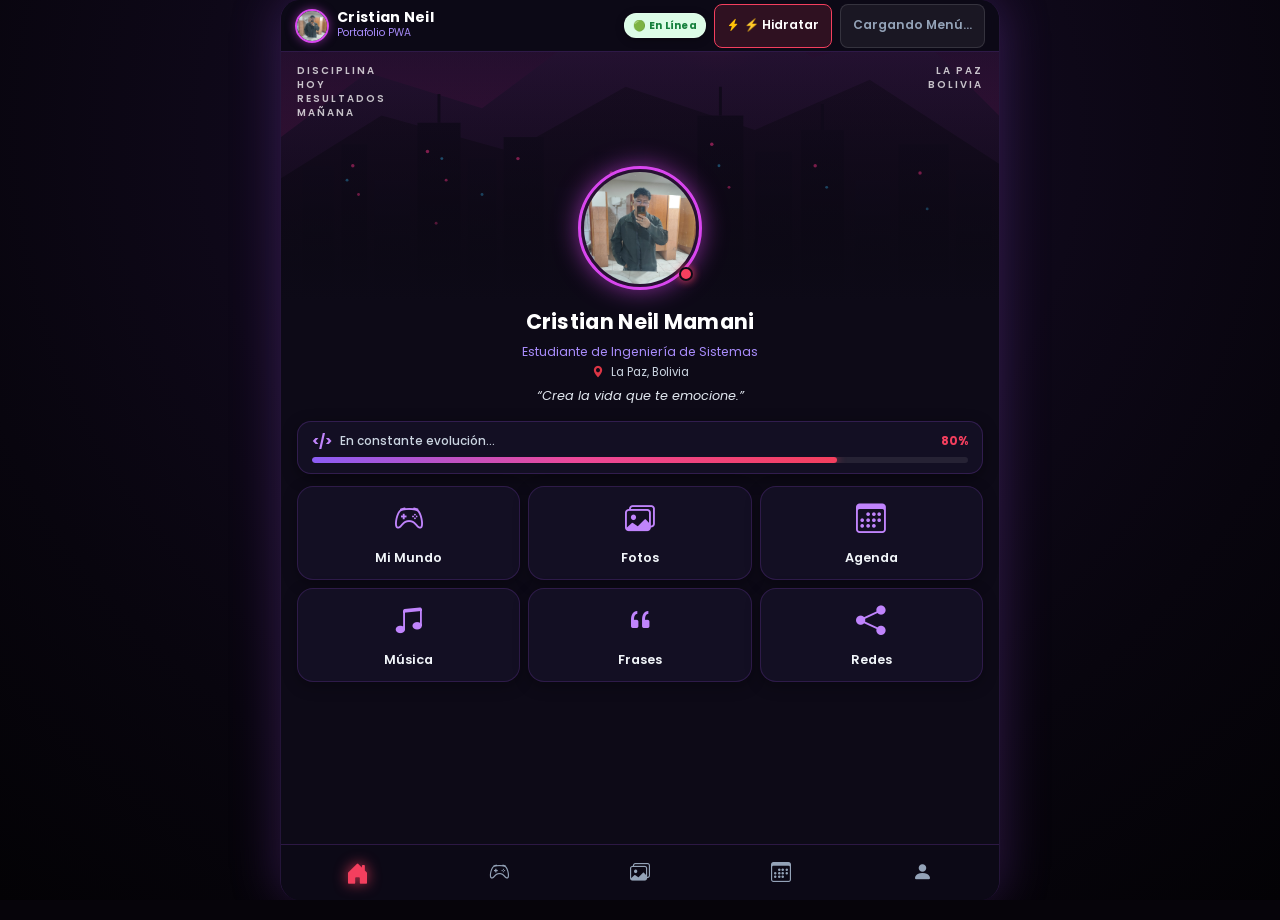
<file: imi_perfil/index.html>
<!DOCTYPE html>
<html lang="es">

<head>
  <meta charset="UTF-8" />
  <!-- METODO A: Viewport Configuración PWA (Guía Técnica Inge Miguel & UPDS) -->
  <meta name="viewport" content="width=device-width, initial-scale=1.0, maximum-scale=5.0, interactive-widget=resizes-content" />
  <title>Cristian Neil Mamani • Portafolio PWA Oficial</title>
  <meta name="description" content="Portafolio personal interactivo PWA de Cristian Neil Mamani: Mi Mundo, Fotos, Agenda, Música, Frases y Redes." />

  <!-- METODO B: Detección por Script de JS (Guía Oficial PWA) -->
  <script>
    if (window.innerWidth <= 768 || /Android|iPhone|iPad/i.test(navigator.userAgent)) {
      console.log("Dispositivo Móvil Detectado: Cargando experiencia PWA");
    }
  </script>

  <!-- PWA Meta Tags & Manifest (Guía Técnica Inge Miguel) -->
  <link rel="manifest" href="manifest.json" />
  <meta name="theme-color" content="#0d0a17" />
  <meta name="mobile-web-app-capable" content="yes" />
  <meta name="apple-mobile-web-app-capable" content="yes" />
  <meta name="apple-mobile-web-app-status-bar-style" content="black-translucent" />
  <meta name="apple-mobile-web-app-title" content="Cristian Neil" />
  <link rel="apple-touch-icon" href="icons/apple-touch-icon.png" />

  <!-- Favicons -->
  <link rel="icon" type="image/png" sizes="32x32" href="icons/favicon-32.png" />
  <link rel="icon" type="image/png" sizes="16x16" href="icons/favicon-16.png" />
  <link rel="shortcut icon" href="icons/favicon-32.png" />

  <!-- Fuentes de Google: Poppins, Inter y Caveat -->
  <link rel="preconnect" href="https://fonts.googleapis.com" />
  <link rel="preconnect" href="https://fonts.gstatic.com" crossorigin />
  <link href="https://fonts.googleapis.com/css2?family=Caveat:wght@600;700&family=Inter:wght@300;400;500;600;700&family=Poppins:wght@300;400;500;600;700;800&display=swap" rel="stylesheet" />
  
  <!-- Iconos Bootstrap -->
  <link href="https://cdn.jsdelivr.net/npm/bootstrap@5.3.3/dist/css/bootstrap.min.css" rel="stylesheet" />
  <link href="https://cdn.jsdelivr.net/npm/bootstrap-icons@1.11.3/font/bootstrap-icons.min.css" rel="stylesheet" />

  <!-- Hojas de Estilos -->
  <link rel="stylesheet" href="style.css?v=7.0" />

  <!-- jQuery y Scripts -->
  <script src="https://code.jquery.com/jquery-3.7.1.min.js"></script>
  <script src="script.js?v=7.0" defer></script>
</head>

<body class="pwa-no-scrollbar">

  <!-- CONTENEDOR PRINCIPAL PWA (SIN BORDES DE CELULAR FALSO NI RELOJ, ENFOCADO 100% EN LA APP) -->
  <div class="pwa-app-wrapper pwa-container" id="pwaContainer">

    <!-- ====================================================================
         1. BARRA SUPERIOR GLOBAL PERSISTENTE EN CADA UNA DE LAS PÁGINAS
         (CONTIENE EL BOTÓN DE HIDRATACIÓN Y ACCESO AL MENÚ EN TODO MOMENTO)
         ==================================================================== -->
    <header class="pwa-global-header">
      <div class="header-left d-flex align-items-center gap-2">
        <img src="img/perfil.jpeg" alt="Avatar" class="header-mini-avatar" onclick="abrirPanel('principal')" style="cursor: pointer;" />
        <div class="header-text-info" onclick="abrirPanel('principal')" style="cursor: pointer;">
          <h2 class="header-brand-name mb-0">Cristian Neil</h2>
          <small class="header-brand-sub">Portafolio PWA</small>
        </div>
      </div>

      <div class="header-right d-flex align-items-center gap-2">
        <!-- DETECTOR VISUAL DE ESTADO OFFLINE/ONLINE (SECCIÓN 6 GUÍA INGE MIGUEL) -->
        <span id="estadoRed" class="badge-estado-red" title="Detector de red en tiempo real">🟢 En Línea</span>

        <!-- BOTÓN OFICIAL DISPARADOR DE HIDRATACIÓN SSR (VISIBLE EN CADA PÁGINA) -->
        <button id="btnHidratar" class="btn-global-hydrate" title="Presiona para Hidratar la interfaz">
          <i class="bi bi-lightning-charge-fill text-warning"></i>
          <span>⚡ Hidratar</span>
        </button>

        <!-- ESTRUCTURA SERVIDA ORIGINALMENTE PARA HIDRATACIÓN SSR -->
        <div id="contenedorMenu" data-hidratado="false" class="d-inline-block">
          <button id="btnPWA" class="btn-global-menu btn-estatico" title="Cargando Menú...">
            Cargando Menú...
          </button>
        </div>

        <!-- Botón PWA Instalar (disponible en prompt) -->
        <button id="pwaInstallNavBtn" class="btn-global-install d-none" title="Instalar Aplicación">
          <i class="bi bi-download"></i>
        </button>
      </div>
    </header>

    <!-- MENÚ HAMBURGUESA RÁPIDO DESPLEGABLE -->
    <nav class="nav-menu" id="navMenu">
      <div class="p-2 border-bottom border-secondary mb-2 d-flex justify-content-between align-items-center">
        <span class="small fw-bold text-gradient">Navegación Rápida PWA</span>
        <button class="btn btn-sm btn-link text-light text-decoration-none" onclick="cerrarMenu()">✕</button>
      </div>
      <ul>
        <li><a href="javascript:void(0)" onclick="abrirPanel('principal')"><i class="bi bi-house-door-fill text-danger me-2"></i>Inicio / Principal</a></li>
        <li><a href="javascript:void(0)" onclick="abrirPanel('mi-mundo')"><i class="bi bi-controller text-primary me-2"></i>Mi Mundo (Lenguajes, Anime & Juegos)</a></li>
        <li><a href="javascript:void(0)" onclick="abrirPanel('fotos')"><i class="bi bi-images text-danger me-2"></i>Fotos / Galería Real</a></li>
        <li><a href="javascript:void(0)" onclick="abrirPanel('agenda')"><i class="bi bi-calendar3 text-warning me-2"></i>Agenda & Horarios (Modo Lista)</a></li>
        <li><a href="javascript:void(0)" onclick="abrirPanel('musica')"><i class="bi bi-youtube text-danger me-2"></i>Música (Videos YouTube)</a></li>
        <li><a href="javascript:void(0)" onclick="abrirPanel('frases')"><i class="bi bi-quote text-secondary me-2"></i>Frases (Imágenes de Frases)</a></li>
        <li><a href="javascript:void(0)" onclick="abrirPanel('redes')"><i class="bi bi-share-fill text-success me-2"></i>Redes & Contacto</a></li>
        <li class="border-top border-secondary pt-2 mt-1"><a href="diagnostico.html" target="_blank"><i class="bi bi-shield-check text-warning me-2"></i>Diagnóstico PWA & DOM (Inge Miguel)</a></li>
      </ul>
    </nav>

    <!-- ====================================================================
         2. CUERPO DE PANELES (SIN SCROLLBARS DE VENTANA / NAVEGACIÓN INSTANTÁNEA)
         ==================================================================== -->
    <main class="pwa-main-viewport">

      <!-- ====================================================================
           A. PANTALLA PRINCIPAL (HOME SCREEN CON AVATAR NEON Y 6 ACCIONES)
           ==================================================================== -->
      <section class="pwa-screen-panel active" id="panel-principal">
        
        <!-- Hero Header con Gráfico Sunset de La Paz -->
        <div class="hero-dusk-card">
          <div class="hero-top-meta d-flex justify-content-between">
            <div class="meta-motto">
              <span>DISCIPLINA</span>
              <span>HOY</span>
              <span>RESULTADOS</span>
              <span>MAÑANA</span>
            </div>
            <div class="meta-location text-end">
              <span>LA PAZ</span>
              <span>BOLIVIA</span>
            </div>
          </div>

          <!-- Avatar Circular con Anillo Neón Magenta -->
          <div class="avatar-neon-wrap">
            <div class="avatar-glow-ring">
              <img id="mainHeroAvatar" src="img/perfil.jpeg" alt="Cristian Neil Mamani" class="avatar-hero-img" />
              <span class="avatar-neon-dot" title="En línea"></span>
            </div>
          </div>
        </div>

        <!-- Información del Perfil -->
        <div class="hero-profile-info text-center px-3 pt-2">
          <h1 class="hero-name">Cristian Neil Mamani</h1>
          <p class="hero-title">Estudiante de Ingeniería de Sistemas</p>
          <div class="hero-badge-location">
            <i class="bi bi-geo-alt-fill text-danger me-1"></i> La Paz, Bolivia
          </div>
          <p class="hero-quote">“Crea la vida que te emocione.”</p>
        </div>

        <!-- Barra de Progreso / En Constante Evolución -->
        <div class="progress-pill-card mx-3 my-2">
          <div class="d-flex align-items-center justify-content-between mb-1">
            <div class="d-flex align-items-center gap-2">
              <span class="code-symbol-purple">&lt;/&gt;</span>
              <span class="progress-label">En constante evolución...</span>
            </div>
            <span class="progress-value">80%</span>
          </div>
          <div class="progress-track-bg">
            <div class="progress-track-fill" style="width: 80%;"></div>
          </div>
        </div>

        <!-- Cuadrícula de 6 Botones de Acción (Grid 2x3 del Mockup) -->
        <div class="actions-grid-wrap px-3 pt-1 pb-4">
          <div class="row g-2">
            <!-- 1. Mi Mundo -->
            <div class="col-6">
              <div class="action-card-tile" data-target-panel="mi-mundo" onclick="abrirPanel('mi-mundo')">
                <i class="bi bi-controller action-card-icon"></i>
                <span class="action-card-text">Mi Mundo</span>
              </div>
            </div>
            <!-- 2. Fotos -->
            <div class="col-6">
              <div class="action-card-tile" data-target-panel="fotos" onclick="abrirPanel('fotos')">
                <i class="bi bi-images action-card-icon"></i>
                <span class="action-card-text">Fotos</span>
              </div>
            </div>
            <!-- 3. Agenda -->
            <div class="col-6">
              <div class="action-card-tile" data-target-panel="agenda" onclick="abrirPanel('agenda')">
                <i class="bi bi-calendar3 action-card-icon"></i>
                <span class="action-card-text">Agenda</span>
              </div>
            </div>
            <!-- 4. Música -->
            <div class="col-6">
              <div class="action-card-tile" data-target-panel="musica" onclick="abrirPanel('musica')">
                <i class="bi bi-music-note-beamed action-card-icon"></i>
                <span class="action-card-text">Música</span>
              </div>
            </div>
            <!-- 5. Frases -->
            <div class="col-6">
              <div class="action-card-tile" data-target-panel="frases" onclick="abrirPanel('frases')">
                <i class="bi bi-quote action-card-icon"></i>
                <span class="action-card-text">Frases</span>
              </div>
            </div>
            <!-- 6. Redes -->
            <div class="col-6">
              <div class="action-card-tile" data-target-panel="redes" onclick="abrirPanel('redes')">
                <i class="bi bi-share-fill action-card-icon"></i>
                <span class="action-card-text">Redes</span>
              </div>
            </div>
          </div>
        </div>

      </section>


      <!-- ====================================================================
           B. PANEL 1: MI MUNDO (TECNOLOGÍAS, JUEGOS, ANIME Y PASATIEMPOS)
           ==================================================================== -->
      <section class="pwa-screen-panel" id="panel-mi-mundo">
        <div class="panel-inner-content p-3">

          <!-- Cabecera de Panel -->
          <div class="panel-header-bar">
            <button class="btn-panel-back" onclick="volverInicio()" title="Volver a Inicio">
              <i class="bi bi-chevron-left"></i>
            </button>
            <div class="panel-title-group text-center">
              <i class="bi bi-controller panel-header-icon"></i>
              <h2 class="panel-heading">Mi Mundo</h2>
              <small class="panel-subheading">Cosas que me apasionan e inspiran.</small>
            </div>
            <div style="width: 32px;"></div>
          </div>

          <!-- Botones Rápidos de Categorías (Cuadrícula 6 ítems con Delegación Event Bubbling) -->
          <div class="category-grid-3x3 my-3">
            <div class="category-box-item" data-subtab="tecnologias" onclick="cambiarSubTabMundo('tecnologias')">
              <i class="bi bi-code-slash text-info"></i>
              <span>Tecnologías</span>
            </div>
            <div class="category-box-item" data-subtab="juegos" onclick="cambiarSubTabMundo('juegos')">
              <i class="bi bi-controller text-danger"></i>
              <span>Videojuegos</span>
            </div>
            <div class="category-box-item" data-subtab="anime" onclick="cambiarSubTabMundo('anime')">
              <i class="bi bi-fire text-warning"></i>
              <span>Anime</span>
            </div>
            <div class="category-box-item" data-subtab="pasatiempos" onclick="cambiarSubTabMundo('pasatiempos')">
              <i class="bi bi-lightning-charge text-success"></i>
              <span>Pasatiempos</span>
            </div>
            <div class="category-box-item" data-subtab="filtro-upds" onclick="cambiarSubTabMundo('filtro-upds')">
              <i class="bi bi-layers-half text-primary"></i>
              <span>Filtro UPDS</span>
            </div>
            <div class="category-box-item" data-panel="fotos" onclick="abrirPanel('fotos')">
              <i class="bi bi-camera text-info"></i>
              <span>Fotografías</span>
            </div>
          </div>

          <!-- Pestañas de Filtro (Tecnologías, Videojuegos, Anime, Pasatiempos, Filtro UPDS) -->
          <div class="pill-tabs-bar mb-3">
            <button class="pill-tab-btn active" data-tab="tecnologias" onclick="cambiarSubTabMundo('tecnologias')">Tecnologías</button>
            <button class="pill-tab-btn" data-tab="juegos" onclick="cambiarSubTabMundo('juegos')">Videojuegos</button>
            <button class="pill-tab-btn" data-tab="anime" onclick="cambiarSubTabMundo('anime')">Anime</button>
            <button class="pill-tab-btn" data-tab="pasatiempos" onclick="cambiarSubTabMundo('pasatiempos')">Pasatiempos</button>
            <button class="pill-tab-btn" data-tab="filtro-upds" onclick="cambiarSubTabMundo('filtro-upds')">Filtro Cascada</button>
          </div>

          <!-- 1. VISTA: TECNOLOGÍAS (LENGUAJES QUE USAMOS) -->
          <div id="subtab-tecnologias" class="subtab-view active">
            <h5 class="section-sub-title mb-2">💻 Lenguajes & Tecnologías</h5>
            <div class="d-flex flex-column gap-2 mb-3">
              <div class="tech-lang-card">
                <div class="d-flex align-items-center gap-3">
                  <span class="tech-badge-icon html"><i class="bi bi-filetype-html"></i></span>
                  <div>
                    <h6 class="mb-0 fw-bold">HTML5 & PWA</h6>
                    <small class="text-secondary">Estructuración semántica web moderna, Service Workers y capacidades Offline.</small>
                  </div>
                </div>
              </div>
              <div class="tech-lang-card">
                <div class="d-flex align-items-center gap-3">
                  <span class="tech-badge-icon css"><i class="bi bi-filetype-css"></i></span>
                  <div>
                    <h6 class="mb-0 fw-bold">CSS3 & Neón Synthwave</h6>
                    <small class="text-secondary">Flexbox, CSS Grid, animaciones fluidas, efectos neón y diseño sin scrollbar.</small>
                  </div>
                </div>
              </div>
              <div class="tech-lang-card">
                <div class="d-flex align-items-center gap-3">
                  <span class="tech-badge-icon js"><i class="bi bi-filetype-js"></i></span>
                  <div>
                    <h6 class="mb-0 fw-bold">JavaScript (ES6+) & jQuery</h6>
                    <small class="text-secondary">Manipulación reactiva del DOM, hidratación SSR, prevención de fugas y asincronía.</small>
                  </div>
                </div>
              </div>
              <div class="tech-lang-card">
                <div class="d-flex align-items-center gap-3">
                  <span class="tech-badge-icon php"><i class="bi bi-filetype-php"></i></span>
                  <div>
                    <h6 class="mb-0 fw-bold">PHP</h6>
                    <small class="text-secondary">Lógica de servidor backend, procesamiento de peticiones y control de sesiones.</small>
                  </div>
                </div>
              </div>
              <div class="tech-lang-card">
                <div class="d-flex align-items-center gap-3">
                  <span class="tech-badge-icon python"><i class="bi bi-filetype-py"></i></span>
                  <div>
                    <h6 class="mb-0 fw-bold">Python</h6>
                    <small class="text-secondary">Algoritmia, automatización de tareas y desarrollo de proyectos de Inteligencia Artificial.</small>
                  </div>
                </div>
              </div>
              <div class="tech-lang-card">
                <div class="d-flex align-items-center gap-3">
                  <span class="tech-badge-icon sql"><i class="bi bi-database-fill"></i></span>
                  <div>
                    <h6 class="mb-0 fw-bold">SQL (MySQL & PostgreSQL)</h6>
                    <small class="text-secondary">Modelado de bases de datos relacionales, consultas complejas e integridad de datos.</small>
                  </div>
                </div>
              </div>
              <div class="tech-lang-card">
                <div class="d-flex align-items-center gap-3">
                  <span class="tech-badge-icon java"><i class="bi bi-file-code-fill"></i></span>
                  <div>
                    <h6 class="mb-0 fw-bold">C# & Java</h6>
                    <small class="text-secondary">Programación Orientada a Objetos, estructuras de datos y software de escritorio.</small>
                  </div>
                </div>
              </div>
            </div>
          </div>

          <!-- 2. VISTA: VIDEOJUEGOS CON DESCRIPCIONES COMPLETAS -->
          <div id="subtab-juegos" class="subtab-view">
            <h5 class="section-sub-title mb-2">🎮 Juegos Favoritos & Mi Experiencia</h5>
            <div class="d-flex flex-column gap-3 mb-3">
              <!-- Minecraft -->
              <div class="game-full-detail-card">
                <div class="d-flex gap-3 align-items-start">
                  <img src="juegos/minecraft.webp" alt="Minecraft" class="game-card-cover" loading="lazy" />
                  <div class="flex-grow-1">
                    <div class="d-flex justify-content-between align-items-center">
                      <h6 class="mb-0 fw-bold text-light">Minecraft</h6>
                      <span class="badge bg-success-subtle text-success small">Sandbox</span>
                    </div>
                    <small class="text-secondary d-block mt-1">Supervivencia infinita & Construcción</small>
                    <p class="game-desc-body mt-2 mb-0">
                      Lo juego desde niño y es uno de los juegos que más horas jugué en mi vida. Me apasiona construir y explorar mundos infinitos.
                    </p>
                  </div>
                </div>
              </div>

              <!-- Grand Theft Auto (GTA V) -->
              <div class="game-full-detail-card">
                <div class="d-flex gap-3 align-items-start">
                  <img src="juegos/gta.jpg" alt="GTA V" class="game-card-cover" loading="lazy" />
                  <div class="flex-grow-1">
                    <div class="d-flex justify-content-between align-items-center">
                      <h6 class="mb-0 fw-bold text-light">Grand Theft Auto (GTA)</h6>
                      <span class="badge bg-warning-subtle text-warning small">Acción & Mundo Abierto</span>
                    </div>
                    <small class="text-secondary d-block mt-1">Los Santos & Multijugador</small>
                    <p class="game-desc-body mt-2 mb-0">
                      Uno de mis juegos favoritos por el hecho de jugarlo con muchos amigos y poder conocer más amigos en ese juego a través de misiones en línea.
                    </p>
                  </div>
                </div>
              </div>

              <!-- EA Sports FC -->
              <div class="game-full-detail-card">
                <div class="d-flex gap-3 align-items-start">
                  <img src="juegos/fc.jpg" alt="EA Sports FC" class="game-card-cover" loading="lazy" />
                  <div class="flex-grow-1">
                    <div class="d-flex justify-content-between align-items-center">
                      <h6 class="mb-0 fw-bold text-light">EA Sports FC</h6>
                      <span class="badge bg-info-subtle text-info small">Deportes & Fútbol</span>
                    </div>
                    <small class="text-secondary d-block mt-1">Simulación Competitiva</small>
                    <p class="game-desc-body mt-2 mb-0">
                      Juego de fútbol que se volvió mi favorito porque lo jugamos mucho con mis familiares en línea o ya sea en consola compartiendo momentos competitivos.
                    </p>
                  </div>
                </div>
              </div>

              <!-- Tekken 7 -->
              <div class="game-full-detail-card">
                <div class="d-flex gap-3 align-items-start">
                  <img src="juegos/tekken7.jpg" alt="Tekken 7" class="game-card-cover" loading="lazy" />
                  <div class="flex-grow-1">
                    <div class="d-flex justify-content-between align-items-center">
                      <h6 class="mb-0 fw-bold text-light">Tekken 7</h6>
                      <span class="badge bg-danger-subtle text-danger small">Lucha & Arcade</span>
                    </div>
                    <small class="text-secondary d-block mt-1">Combate Marcial 3D</small>
                    <p class="game-desc-body mt-2 mb-0">
                      Uno de los juegos de pelea que más jugué desde las épocas del tilín con el mítico Tekken Tag Tournament y combates marciales intensos.
                    </p>
                  </div>
                </div>
              </div>

              <!-- The Binding of Isaac: Rebirth -->
              <div class="game-full-detail-card">
                <div class="d-flex gap-3 align-items-start">
                  <img src="juegos/the-binding-of-isaac-rebirth.jpg" alt="The Binding of Isaac" class="game-card-cover" loading="lazy" />
                  <div class="flex-grow-1">
                    <div class="d-flex justify-content-between align-items-center">
                      <h6 class="mb-0 fw-bold text-light">The Binding of Isaac: Rebirth</h6>
                      <span class="badge bg-danger-subtle text-danger small">Roguelike & Mazmorras</span>
                    </div>
                    <small class="text-secondary d-block mt-1">Sinergias & Desafío</small>
                    <p class="game-desc-body mt-2 mb-0">
                      Juego roguelike oscuro que me encanta por su dificultad implacable, desbloqueables infinitos y sinergias sorprendentes de objetos.
                    </p>
                  </div>
                </div>
              </div>
            </div>
          </div>

          <!-- 3. VISTA: ANIME (DRAGON BALL Z, DR STONE, ONE PUNCH MAN, RAGNAROK, ATAQUE A LOS TITANES) -->
          <div id="subtab-anime" class="subtab-view">
            <h5 class="section-sub-title mb-2">🔥 Animes Favoritos</h5>
            <div class="d-flex flex-column gap-3 mb-3">
              <!-- Dragon Ball Z -->
              <div class="anime-detail-card">
                <div class="d-flex align-items-center gap-2 mb-1">
                  <i class="bi bi-lightning-fill text-warning fs-5"></i>
                  <h6 class="mb-0 fw-bold text-light">Dragon Ball Z</h6>
                  <span class="badge bg-warning-subtle text-warning ms-auto small">Shonen Legendario</span>
                </div>
                <p class="anime-desc-text mb-0">
                  La legendaria obra maestra de Akira Toriyama. Guerreros Z, batallas intergalácticas, transformaciones de Super Saiyajin y la eterna lección de romper límites y entrenar duro.
                </p>
              </div>

              <!-- Dr. Stone -->
              <div class="anime-detail-card">
                <div class="d-flex align-items-center gap-2 mb-1">
                  <i class="bi bi-flask-fill text-success fs-5"></i>
                  <h6 class="mb-0 fw-bold text-light">Dr. Stone</h6>
                  <span class="badge bg-success-subtle text-success ms-auto small">Ciencia & Supervivencia</span>
                </div>
                <p class="anime-desc-text mb-0">
                  Senku Ishigami despertando en un mundo petrificado tras miles de años. Utiliza la ciencia pura, la química y la ingeniería para reconstruir dos millones de años de civilización humana.
                </p>
              </div>

              <!-- One Punch Man -->
              <div class="anime-detail-card">
                <div class="d-flex align-items-center gap-2 mb-1">
                  <i class="bi bi-hand-index-thumb-fill text-danger fs-5"></i>
                  <h6 class="mb-0 fw-bold text-light">One Punch Man</h6>
                  <span class="badge bg-danger-subtle text-danger ms-auto small">Acción & Fuerza Absoluta</span>
                </div>
                <p class="anime-desc-text mb-0">
                  Saitama, un héroe ordinario que entrenó tan implacablemente que puede derrotar a cualquier enemigo colosal de un solo golpe. Combates espectaculares y una divertida búsqueda de emoción.
                </p>
              </div>

              <!-- Record of Ragnarok -->
              <div class="anime-detail-card">
                <div class="d-flex align-items-center gap-2 mb-1">
                  <i class="bi bi-shield-shaded text-info fs-5"></i>
                  <h6 class="mb-0 fw-bold text-light">Record of Ragnarok (Shuumatsu no Valkyrie)</h6>
                  <span class="badge bg-info-subtle text-info ms-auto small">Torneo Divino</span>
                </div>
                <p class="anime-desc-text mb-0">
                  El torneo definitivo donde 13 dioses supremos y 13 humanos legendarios (como Adán, Sasaki Kojiro y Buda) luchan en duelos a muerte por el destino y la supervivencia de la humanidad.
                </p>
              </div>

              <!-- Ataque a los Titanes -->
              <div class="anime-detail-card">
                <div class="d-flex align-items-center gap-2 mb-1">
                  <i class="bi bi-swords text-secondary fs-5"></i>
                  <h6 class="mb-0 fw-bold text-light">Ataque a los Titanes (Shingeki no Kyojin)</h6>
                  <span class="badge bg-secondary-subtle text-light ms-auto small">Muros & Libertad</span>
                </div>
                <p class="anime-desc-text mb-0">
                  Eren Jaeger y el Cuerpo de Exploración luchando por la libertad de la humanidad más allá de las murallas frente a la amenaza de los titanes y los secretos oscuros del mundo.
                </p>
              </div>
            </div>
          </div>

          <!-- 4. VISTA: PASATIEMPOS (EN VEZ DE DEPORTE) -->
          <div id="subtab-pasatiempos" class="subtab-view">
            <h5 class="section-sub-title mb-2">⚡ Mis Pasatiempos Principales</h5>
            <div class="d-flex flex-column gap-2 mb-3">
              <div class="category-detail-card">
                <i class="bi bi-activity text-danger fs-3 me-3"></i>
                <div>
                  <h6 class="mb-1 fw-bold text-light">Entrenar en el GYM & PowerLifting</h6>
                  <small class="text-secondary">El entrenamiento se volvió una parte fundamental de mi día a día. Es algo a lo que le agarré gusto, me despeja la mente y me relaja, siendo una vía de escape junto con la música.</small>
                </div>
              </div>
              <div class="category-detail-card">
                <i class="bi bi-controller text-info fs-3 me-3"></i>
                <div>
                  <h6 class="mb-1 fw-bold text-light">Jugar Videojuegos en Línea</h6>
                  <small class="text-secondary">Me gusta jugar juegos en línea con amigos para poder distraerme y pasar el rato. Como ellos son de otros países, me ayuda a practicar inglés y divertirme en equipo.</small>
                </div>
              </div>
              <div class="category-detail-card">
                <i class="bi bi-headphones text-success fs-3 me-3"></i>
                <div>
                  <h6 class="mb-1 fw-bold text-light">Escuchar Música</h6>
                  <small class="text-secondary">Mi pasatiempo más común para despejar la mente y poder relajarme en días pesados o complicados, acompañando cada momento de estudio y entrenamiento.</small>
                </div>
              </div>
            </div>
          </div>

          <!-- 5. VISTA: FILTRO EN CASCADA 3 CAPAS (ARQUITECTURA DOM UPDS) -->
          <div id="subtab-filtro-upds" class="subtab-view">
            <h5 class="section-sub-title mb-2">⚡ Filtro de 3 Capas en Cascada (UPDS)</h5>
            <div class="category-detail-card mb-3 p-3 flex-column align-items-stretch">
              <p class="small text-secondary mb-3">
                Demostración oficial de delegación de eventos con <code>.off('change').on('change')</code> y sanitización contra inyección XSS con <code>.text()</code>:
              </p>
              <div class="mb-3 text-start">
                <label for="capa1" class="form-label small text-secondary">Capa 1: Área de Conocimiento</label>
                <select id="capa1" class="form-select custom-input-neon">
                  <option value="">-- Seleccione área --</option>
                  <option value="academico">Área Académica (UPDS)</option>
                  <option value="desarrollo">Desarrollo Web & PWA</option>
                </select>
              </div>
              <div class="mb-3 text-start">
                <label for="capa2" class="form-label small text-secondary">Capa 2: Módulo / Especialidad</label>
                <select id="capa2" class="form-select custom-input-neon" disabled>
                  <option value="">-- Primero seleccione Capa 1 --</option>
                </select>
              </div>
              <div class="p-3 border border-secondary rounded text-center bg-dark">
                <span class="small text-secondary d-block mb-1">Resultado Dinámico (Capa 3):</span>
                <div id="resultadoFiltro" class="fw-bold text-warning">Seleccione las capas anteriores...</div>
              </div>
            </div>
          </div>

        </div>
      </section>


      <!-- ====================================================================
           C. PANEL 2: FOTOS (GALERÍA VERTICAL ÚNICAMENTE CON LAS FOTOS REALES)
           ==================================================================== -->
      <section class="pwa-screen-panel" id="panel-fotos">
        <div class="panel-inner-content p-3">

          <!-- Cabecera de Panel -->
          <div class="panel-header-bar">
            <button class="btn-panel-back" onclick="volverInicio()" title="Volver a Inicio">
              <i class="bi bi-chevron-left"></i>
            </button>
            <div class="panel-title-group text-center">
              <i class="bi bi-images panel-header-icon"></i>
              <h2 class="panel-heading">Fotos</h2>
              <small class="panel-subheading">Momentos que cuentan.</small>
            </div>
            <div style="width: 32px;"></div>
          </div>

          <!-- Tarjeta Carrusel de Fotos Reales -->
          <div class="photo-showcase-card mt-3">
            <div class="photo-display-frame">
              <img id="carouselMainPhoto" src="img/perfil.jpeg" alt="Fotografía Real" class="photo-main-img" loading="lazy" />
              
              <!-- Botones Flechas Laterales -->
              <button class="photo-arrow-btn left" onclick="cambiarFotoSlider(-1)" aria-label="Foto anterior">
                <i class="bi bi-chevron-left"></i>
              </button>
              <button class="photo-arrow-btn right" onclick="cambiarFotoSlider(1)" aria-label="Siguiente foto">
                <i class="bi bi-chevron-right"></i>
              </button>

              <!-- Paginación de Puntos (5 Fotos Reales) -->
              <div class="photo-dots-bar" id="photoDotsBar">
                <span class="photo-dot active" onclick="irAFoto(0)"></span>
                <span class="photo-dot" onclick="irAFoto(1)"></span>
                <span class="photo-dot" onclick="irAFoto(2)"></span>
                <span class="photo-dot" onclick="irAFoto(3)"></span>
                <span class="photo-dot" onclick="irAFoto(4)"></span>
              </div>
            </div>

            <!-- Pie de Foto Dinámico -->
            <div class="photo-caption-box text-start px-3 py-2">
              <h4 id="photoCaptionTitle" class="photo-caption-title mb-0">Mi Perfil Oficial</h4>
              <p id="photoCaptionSub" class="photo-caption-sub mb-0">Fotografía de presentación de Cristian Neil Mamani.</p>
            </div>
          </div>

          <!-- Mini Selector de Galería (Únicamente Fotos Reales Existentes) -->
          <div class="d-flex justify-content-center gap-2 mt-3 overflow-auto py-1">
            <img src="img/perfil.jpeg" alt="Perfil" class="thumb-mini-slide active" onclick="irAFoto(0)" title="Perfil" loading="lazy" />
            <img src="img/cup.jpeg" alt="Café" class="thumb-mini-slide" onclick="irAFoto(1)" title="Café & Enfoque" loading="lazy" />
            <img src="img/girl.jpeg" alt="Especial" class="thumb-mini-slide" onclick="irAFoto(2)" title="Momentos Especiales" loading="lazy" />
            <img src="img/travel.jpeg" alt="Viaje" class="thumb-mini-slide" onclick="irAFoto(3)" title="Viajes" loading="lazy" />
            <img src="img/tatto.jpeg" alt="Tatuaje" class="thumb-mini-slide" onclick="irAFoto(4)" title="Estilo & Arte" loading="lazy" />
          </div>

        </div>
      </section>


      <!-- ====================================================================
           D. PANEL 3: AGENDA (RUTINA, HORARIOS & PROGRESO)
           ==================================================================== -->
      <section class="pwa-screen-panel" id="panel-agenda">
        <div class="panel-inner-content p-3">

          <!-- Cabecera de Panel -->
          <div class="panel-header-bar">
            <button class="btn-panel-back" onclick="volverInicio()" title="Volver a Inicio">
              <i class="bi bi-chevron-left"></i>
            </button>
            <div class="panel-title-group text-center">
              <i class="bi bi-calendar3 panel-header-icon"></i>
              <h2 class="panel-heading">Agenda</h2>
              <small class="panel-subheading">Mi rutina, mi progreso.</small>
            </div>
            <div style="width: 32px;"></div>
          </div>

          <!-- Píldoras Horizontales de Días de la Semana con opción Todos -->
          <div class="agenda-days-bar my-3">
            <button class="agenda-day-pill" data-day="todos" onclick="filtrarDiaAgenda('todos')">Todos</button>
            <button class="agenda-day-pill active" data-day="lun" onclick="filtrarDiaAgenda('lun')">Lun</button>
            <button class="agenda-day-pill" data-day="mar" onclick="filtrarDiaAgenda('mar')">Mar</button>
            <button class="agenda-day-pill" data-day="mie" onclick="filtrarDiaAgenda('mie')">Mié</button>
            <button class="agenda-day-pill" data-day="jue" onclick="filtrarDiaAgenda('jue')">Jue</button>
            <button class="agenda-day-pill" data-day="vie" onclick="filtrarDiaAgenda('vie')">Vie</button>
            <button class="agenda-day-pill" data-day="sab" onclick="filtrarDiaAgenda('sab')">Sáb</button>
            <button class="agenda-day-pill" data-day="dom" onclick="filtrarDiaAgenda('dom')">Dom</button>
          </div>

          <!-- Cabecera de Estado del Listado -->
          <div class="d-flex justify-content-between align-items-center mb-2 px-1">
            <span class="small fw-bold text-light" id="agendaDiaTitulo">
              <i class="bi bi-calendar2-week text-danger me-1"></i> Rutina: Lunes
            </span>
            <span class="badge bg-dark border border-secondary text-secondary small" id="agendaCountBadge">3 actividades</span>
          </div>

          <!-- Contenedor en Modo Lista de Actividades -->
          <div id="agendaTimelineList" class="agenda-list-container mb-3">
            <!-- Se genera dinámicamente en formato de tarjetas de lista -->
          </div>

          <!-- Tarjeta Gráfica con Cita de la Agenda -->
          <div class="agenda-quote-box p-3 text-center">
            <p class="mb-0 fs-6 fw-semibold text-light">
              " Organización hoy,<br />libertad mañana. "
            </p>
          </div>

        </div>
      </section>


      <!-- ====================================================================
           E. PANEL 4: MÚSICA (VIDEOS DE YOUTUBE EN FORMATO DE LISTA)
           ==================================================================== -->
      <section class="pwa-screen-panel" id="panel-musica">
        <div class="panel-inner-content p-3">

          <!-- Cabecera de Panel -->
          <div class="panel-header-bar">
            <button class="btn-panel-back" onclick="volverInicio()" title="Volver a Inicio">
              <i class="bi bi-chevron-left"></i>
            </button>
            <div class="panel-title-group text-center">
              <i class="bi bi-youtube panel-header-icon text-danger"></i>
              <h2 class="panel-heading">Música Favorita</h2>
              <small class="panel-subheading">Videos de YouTube & Playlists.</small>
            </div>
            <div style="width: 32px;"></div>
          </div>

          <!-- Formato de Lista de Videos de YouTube y Spotify -->
          <div class="youtube-music-list-wrap mt-3 d-flex flex-column gap-3 mb-4">
            
            <!-- 1. José Madero - Postales Desde el Fin Del Mundo -->
            <div class="youtube-list-card">
              <a href="https://www.youtube.com/watch?v=4TnoY0MBm48" target="_blank" rel="noopener noreferrer" class="youtube-card-link">
                <div class="youtube-thumb-box">
                  <img src="https://img.youtube.com/vi/4TnoY0MBm48/hqdefault.jpg" alt="José Madero" class="youtube-thumb-img" loading="lazy" />
                  <div class="youtube-play-btn"><i class="bi bi-play-fill"></i></div>
                </div>
                <div class="youtube-card-info flex-grow-1">
                  <span class="badge bg-danger-subtle text-danger small mb-1"><i class="bi bi-youtube me-1"></i>YouTube</span>
                  <h6 class="mb-0 fw-bold text-light">Postales Desde el Fin Del Mundo</h6>
                  <small class="text-secondary">José Madero</small>
                </div>
                <i class="bi bi-box-arrow-up-right text-secondary small me-2"></i>
              </a>
            </div>

            <!-- 2. DUKI, Myke Towers - Nueva Era -->
            <div class="youtube-list-card">
              <a href="https://www.youtube.com/watch?v=wgvqiH7iCRo" target="_blank" rel="noopener noreferrer" class="youtube-card-link">
                <div class="youtube-thumb-box">
                  <img src="https://img.youtube.com/vi/wgvqiH7iCRo/hqdefault.jpg" alt="DUKI, Myke Towers" class="youtube-thumb-img" loading="lazy" />
                  <div class="youtube-play-btn"><i class="bi bi-play-fill"></i></div>
                </div>
                <div class="youtube-card-info flex-grow-1">
                  <span class="badge bg-danger-subtle text-danger small mb-1"><i class="bi bi-youtube me-1"></i>YouTube</span>
                  <h6 class="mb-0 fw-bold text-light">Nueva Era</h6>
                  <small class="text-secondary">DUKI, Myke Towers</small>
                </div>
                <i class="bi bi-box-arrow-up-right text-secondary small me-2"></i>
              </a>
            </div>

            <!-- 3. Imagine Dragons - Monster -->
            <div class="youtube-list-card">
              <a href="https://www.youtube.com/watch?v=SWdJdGYfYPw" target="_blank" rel="noopener noreferrer" class="youtube-card-link">
                <div class="youtube-thumb-box">
                  <img src="https://img.youtube.com/vi/SWdJdGYfYPw/hqdefault.jpg" alt="Imagine Dragons" class="youtube-thumb-img" loading="lazy" />
                  <div class="youtube-play-btn"><i class="bi bi-play-fill"></i></div>
                </div>
                <div class="youtube-card-info flex-grow-1">
                  <span class="badge bg-danger-subtle text-danger small mb-1"><i class="bi bi-youtube me-1"></i>YouTube</span>
                  <h6 class="mb-0 fw-bold text-light">Monster</h6>
                  <small class="text-secondary">Imagine Dragons</small>
                </div>
                <i class="bi bi-box-arrow-up-right text-secondary small me-2"></i>
              </a>
            </div>

            <!-- 4. Mr.Kitty - After Dark -->
            <div class="youtube-list-card">
              <a href="https://www.youtube.com/watch?v=waAlgFq9Xq8" target="_blank" rel="noopener noreferrer" class="youtube-card-link">
                <div class="youtube-thumb-box">
                  <img src="https://img.youtube.com/vi/waAlgFq9Xq8/hqdefault.jpg" alt="After Dark" class="youtube-thumb-img" loading="lazy" />
                  <div class="youtube-play-btn"><i class="bi bi-play-fill"></i></div>
                </div>
                <div class="youtube-card-info flex-grow-1">
                  <span class="badge bg-danger-subtle text-danger small mb-1"><i class="bi bi-youtube me-1"></i>YouTube</span>
                  <h6 class="mb-0 fw-bold text-light">After Dark (Synthwave)</h6>
                  <small class="text-secondary">Mr.Kitty</small>
                </div>
                <i class="bi bi-box-arrow-up-right text-secondary small me-2"></i>
              </a>
            </div>

            <!-- 5. Mi Playlist Spotify Oficial -->
            <div class="youtube-list-card spotify-border">
              <a href="https://open.spotify.com/playlist/5pnAScR27L9Y1GuGvEzur8?si=gIIr9ti5TF6X7F1DX4wXkQ&utm_source=whatsapp&pi=qFkyOfgKT_yrt" target="_blank" rel="noopener noreferrer" class="youtube-card-link">
                <div class="youtube-thumb-box">
                  <img src="https://images.unsplash.com/photo-1511671782779-c97d3d27a1d4?w=600&auto=format&fit=crop&q=80" alt="Spotify" class="youtube-thumb-img" loading="lazy" />
                  <div class="youtube-play-btn spotify-green"><i class="bi bi-spotify"></i></div>
                </div>
                <div class="youtube-card-info flex-grow-1">
                  <span class="badge bg-success-subtle text-success small mb-1"><i class="bi bi-spotify me-1"></i>Spotify Playlist</span>
                  <h6 class="mb-0 fw-bold text-light">Mi Playlist Oficial</h6>
                  <small class="text-secondary">Para entrenar y concentrarse</small>
                </div>
                <i class="bi bi-box-arrow-up-right text-success small me-2"></i>
              </a>
            </div>

          </div>

        </div>
      </section>


      <!-- ====================================================================
           F. PANEL 5: FRASES (IMÁGENES DE FRASES: CARPEDIEM, DESCARGA, IMAGES)
           ==================================================================== -->
      <section class="pwa-screen-panel" id="panel-frases">
        <div class="panel-inner-content p-3">

          <!-- Cabecera de Panel -->
          <div class="panel-header-bar">
            <button class="btn-panel-back" onclick="volverInicio()" title="Volver a Inicio">
              <i class="bi bi-chevron-left"></i>
            </button>
            <div class="panel-title-group text-center">
              <i class="bi bi-quote panel-header-icon"></i>
              <h2 class="panel-heading">Frases</h2>
              <small class="panel-subheading">Imágenes que inspiran mi camino.</small>
            </div>
            <div style="width: 32px;"></div>
          </div>

          <!-- Visor Principal de Imágenes de Frases -->
          <div class="phrase-showcase-card mt-3">
            <div class="phrase-img-viewport">
              <img id="phraseMainImg" src="img/carpediem.jpg" alt="Imagen de Frase" class="phrase-main-image" loading="lazy" />
              
              <!-- Flechas de Navegación -->
              <button class="phrase-arrow-btn left" onclick="cambiarFraseImgSlider(-1)" aria-label="Anterior frase">
                <i class="bi bi-chevron-left"></i>
              </button>
              <button class="phrase-arrow-btn right" onclick="cambiarFraseImgSlider(1)" aria-label="Siguiente frase">
                <i class="bi bi-chevron-right"></i>
              </button>

              <!-- Puntos de Navegación (3 Imágenes) -->
              <div class="phrase-dots-bar" id="phraseDotsBar">
                <span class="phrase-dot active" onclick="irAFraseImg(0)"></span>
                <span class="phrase-dot" onclick="irAFraseImg(1)"></span>
                <span class="phrase-dot" onclick="irAFraseImg(2)"></span>
              </div>
            </div>

            <!-- Pie de Imagen de la Frase -->
            <div class="phrase-caption-box p-3 text-start">
              <h5 id="phraseCaptionTitle" class="mb-1 fw-bold text-light">Carpe Diem</h5>
              <p id="phraseCaptionDesc" class="small text-secondary mb-0">Aprovecha el día presente con determinación y disciplina.</p>
            </div>
          </div>

          <!-- Mini Selector de las 3 Imágenes de Frases -->
          <div class="d-flex justify-content-center gap-2 mt-3 overflow-auto py-1">
            <img src="img/carpediem.jpg" alt="Carpe Diem" class="phrase-mini-thumb active" onclick="irAFraseImg(0)" title="Carpe Diem" loading="lazy" />
            <img src="img/descarga.jpg" alt="Frase 2" class="phrase-mini-thumb" onclick="irAFraseImg(1)" title="Determinación" loading="lazy" />
            <img src="img/images.jpg" alt="Frase 3" class="phrase-mini-thumb" onclick="irAFraseImg(2)" title="Superación" loading="lazy" />
          </div>

          <!-- Cita Destacada Adicional -->
          <div class="quote-text-card-neon mt-3 p-3 text-center">
            <p class="mb-0 fs-6 text-light fw-bold fst-italic">
              "La disciplina supera a la motivación."
            </p>
            <small class="text-secondary">— Filosofía de vida</small>
          </div>

        </div>
      </section>


      <!-- ====================================================================
           G. PANEL 6: REDES (SOCIALES & FORMULARIO DE CONTACTO)
           ==================================================================== -->
      <section class="pwa-screen-panel" id="panel-redes">
        <div class="panel-inner-content p-3">

          <!-- Cabecera de Panel -->
          <div class="panel-header-bar">
            <button class="btn-panel-back" onclick="volverInicio()" title="Volver a Inicio">
              <i class="bi bi-chevron-left"></i>
            </button>
            <div class="panel-title-group text-center">
              <i class="bi bi-share-fill panel-header-icon"></i>
              <h2 class="panel-heading">Redes</h2>
              <small class="panel-subheading">Conecta conmigo.</small>
            </div>
            <div style="width: 32px;"></div>
          </div>

          <!-- Cuadrícula 3x2 de Botones Sociales Neón -->
          <div class="social-grid-3x2 my-3">
            <div class="row g-2">
              <!-- Instagram -->
              <div class="col-4">
                <a href="https://www.instagram.com/x_neil_mamani_x?rpxt=bDdkZWoxanZvdjFo" target="_blank" rel="noopener noreferrer" class="btn-social-block insta">
                  <i class="bi bi-instagram fs-4"></i>
                  <span>Instagram</span>
                </a>
              </div>
              <!-- TikTok -->
              <div class="col-4">
                <a href="https://www.tiktok.com/@neil_san_14?_r=1&_t=ZS-9AyizTX0OX7" target="_blank" rel="noopener noreferrer" class="btn-social-block tiktok">
                  <i class="bi bi-tiktok fs-4"></i>
                  <span>TikTok</span>
                </a>
              </div>
              <!-- YouTube -->
              <div class="col-4">
                <a href="https://youtube.com" target="_blank" rel="noopener noreferrer" class="btn-social-block youtube">
                  <i class="bi bi-youtube fs-4"></i>
                  <span>YouTube</span>
                </a>
              </div>
              <!-- Discord -->
              <div class="col-4">
                <a href="https://discord.com" target="_blank" rel="noopener noreferrer" class="btn-social-block discord">
                  <i class="bi bi-discord fs-4"></i>
                  <span>Discord</span>
                </a>
              </div>
              <!-- GitHub -->
              <div class="col-4">
                <a href="https://github.com/cristianmamani282-cloud" target="_blank" rel="noopener noreferrer" class="btn-social-block github">
                  <i class="bi bi-github fs-4"></i>
                  <span>GitHub</span>
                </a>
              </div>
              <!-- Spotify -->
              <div class="col-4">
                <a href="https://open.spotify.com/playlist/5pnAScR27L9Y1GuGvEzur8?si=gIIr9ti5TF6X7F1DX4wXkQ&utm_source=whatsapp&pi=qFkyOfgKT_yrt" target="_blank" rel="noopener noreferrer" class="btn-social-block spotify">
                  <i class="bi bi-spotify fs-4"></i>
                  <span>Spotify</span>
                </a>
              </div>
            </div>
          </div>

          <!-- Tarjeta Cita Redes -->
          <div class="social-quote-box p-3 text-center mb-3">
            <p class="mb-0 fs-6 text-light fst-italic">
              "Buenas personas,<br />grandes historias."
            </p>
          </div>

          <!-- Formulario de Contacto -->
          <div class="contact-form-glass-card p-3 mb-4">
            <div class="d-flex align-items-center justify-content-between mb-2">
              <div class="d-flex align-items-center gap-2">
                <i class="bi bi-envelope-check-fill text-danger"></i>
                <h6 class="mb-0 fw-bold">Enviar Mensaje Directo</h6>
              </div>
              <span id="estadoRedContacto" class="badge-estado-red">🟢 En Línea</span>
            </div>
            <p class="small text-secondary mb-3">Validación en tiempo real, cola de sincronización y soporte Offline-First:</p>

            <form id="pwaForm" novalidate>
              <div class="mb-2 text-start">
                <label for="nombre" class="form-label small text-secondary">Nombre Completo <span class="text-danger">*</span></label>
                <input type="text" class="form-control custom-input-neon" id="nombre" placeholder="Ingresa tu nombre" autocomplete="off" />
                <div id="errNombre" class="msg-field-error">⚠️ Esta casilla es obligatoria (solo letras).</div>
              </div>

              <div class="mb-2 text-start">
                <label for="correo" class="form-label small text-secondary">Correo Electrónico <span class="text-danger">*</span></label>
                <input type="email" class="form-control custom-input-neon" id="correo" placeholder="correo@ejemplo.com" autocomplete="off" />
                <div id="errCorreo" class="msg-field-error">⚠️ Ingresa un correo electrónico válido.</div>
              </div>

              <div class="mb-2 text-start">
                <label for="telefono" class="form-label small text-secondary">Número Celular</label>
                <div class="input-group">
                  <span class="input-group-text bg-dark border-secondary text-light small">+591</span>
                  <input type="text" class="form-control custom-input-neon" id="telefono" placeholder="Número celular" autocomplete="off" />
                </div>
              </div>

              <div class="mb-3 text-start">
                <label for="mensaje" class="form-label small text-secondary">Mensaje</label>
                <textarea class="form-control custom-input-neon" id="mensaje" rows="2" placeholder="Escribe tu mensaje..."></textarea>
              </div>

              <button type="submit" class="btn btn-neon-send w-100">
                <i class="bi bi-send-fill me-1"></i> Enviar Mensaje
              </button>
            </form>

            <div id="successAlert" class="msg-exito mt-2" style="display: none;">
              ✅ ¡Mensaje enviado con éxito!
            </div>
          </div>

        </div>
      </section>

    </main><!-- /.pwa-main-viewport -->


    <!-- ====================================================================
         3. DOCK INFERIOR FIJO (BOTTOM NAVIGATION DOCK - 5 ICONOS)
         ==================================================================== -->
    <nav class="phone-bottom-dock">
      <button class="dock-btn-tab active" data-target="panel-principal" onclick="abrirPanel('principal')" title="Inicio">
        <i class="bi bi-house-door-fill"></i>
      </button>
      <button class="dock-btn-tab" data-target="panel-mi-mundo" onclick="abrirPanel('mi-mundo')" title="Mi Mundo">
        <i class="bi bi-controller"></i>
      </button>
      <button class="dock-btn-tab" data-target="panel-fotos" onclick="abrirPanel('fotos')" title="Fotos">
        <i class="bi bi-images"></i>
      </button>
      <button class="dock-btn-tab" data-target="panel-agenda" onclick="abrirPanel('agenda')" title="Agenda">
        <i class="bi bi-calendar3"></i>
      </button>
      <button class="dock-btn-tab" data-target="panel-redes" onclick="abrirPanel('redes')" title="Redes & Contacto">
        <i class="bi bi-person-fill"></i>
      </button>
    </nav>

  </div><!-- /.pwa-app-wrapper -->


  <!-- TOAST NOTIFICACIÓN PWA (ONLINE/OFFLINE/HIDRATACIÓN) -->
  <div id="pwaToast" class="pwa-toast" role="alert" aria-live="assertive">
    <i class="bi bi-info-circle-fill" id="pwaToastIcon"></i>
    <span id="pwaToastMsg"></span>
  </div>

  <!-- MODAL / DIALOG PWA DE INSTALACIÓN (Sin nombres de clases bloqueables por adblockers) -->
  <div id="pwaInstallPrompt" class="pwa-install-dialog d-none" role="dialog" aria-modal="true">
    <div class="pwa-install-header">
      <img src="icons/icon-96.png" alt="Icono" class="pwa-install-icon" width="36" height="36" loading="lazy" />
      <div class="pwa-install-info">
        <h5 class="pwa-install-title">Instalar Presentación PWA</h5>
        <p class="pwa-install-desc">Acceso rápido y funcionamiento sin conexión</p>
      </div>
      <button id="pwaInstallCloseBtn" class="pwa-install-close" aria-label="Cerrar">&times;</button>
    </div>
    <div class="pwa-install-actions">
      <button id="pwaInstallDismissBtn" class="btn btn-outline-secondary btn-sm text-light">Más tarde</button>
      <button id="pwaInstallConfirmBtn" class="btn btn-neon-send btn-sm py-1">
        <i class="bi bi-download me-1"></i> Instalar
      </button>
    </div>
  </div>

  <script src="https://cdn.jsdelivr.net/npm/bootstrap@5.3.3/dist/js/bootstrap.bundle.min.js"></script>
</body>

</html>
</file>
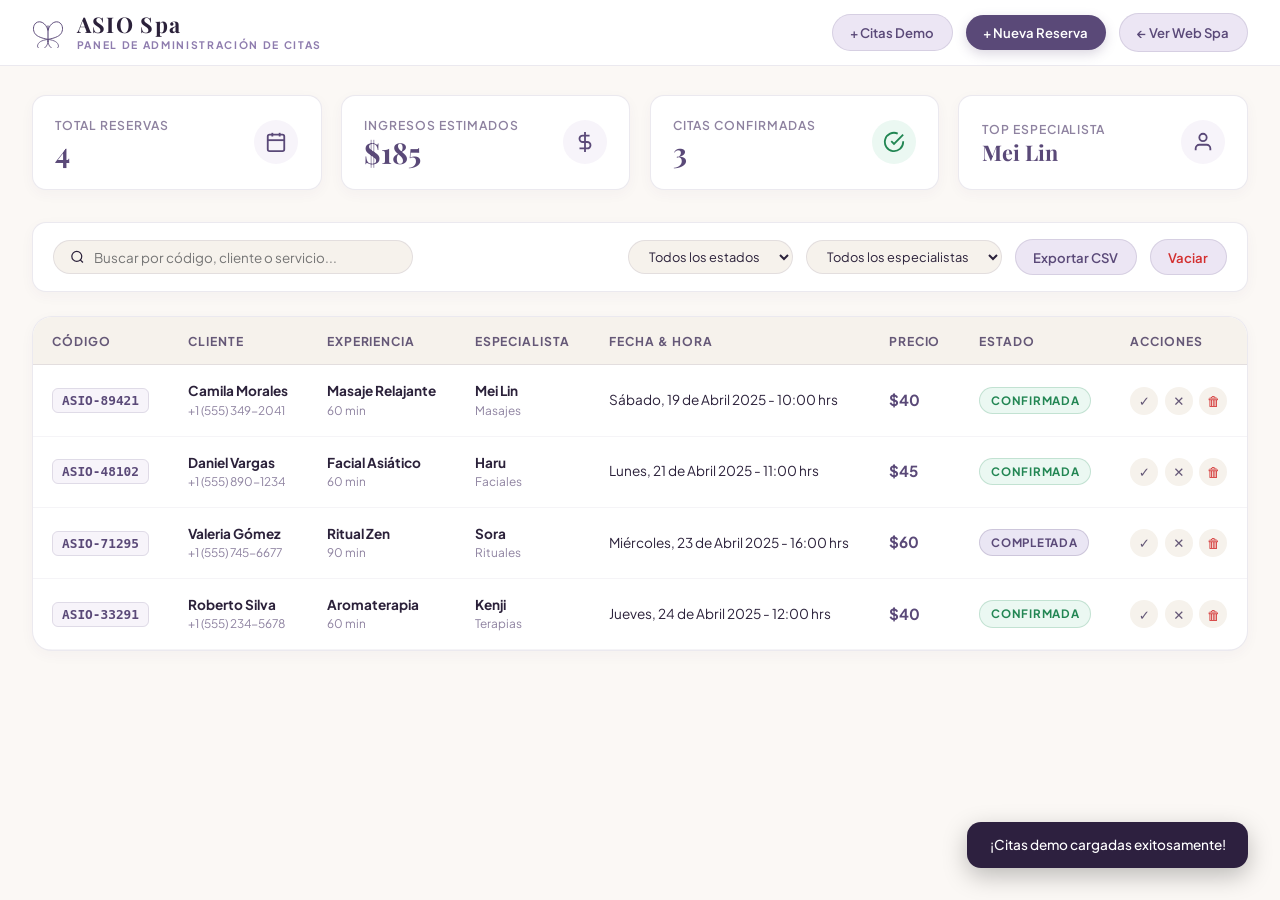
<file: grupal/admin.html>
<!DOCTYPE html>
<html lang="es">
<head>
  <meta charset="UTF-8">
  <meta name="viewport" content="width=device-width, initial-scale=1.0, maximum-scale=5.0">
  <title>ASIO - Panel de Administración de Reservas</title>
  
  <link rel="icon" type="image/svg+xml" href="icons/favicon.svg">
  <link rel="preconnect" href="https://fonts.googleapis.com">
  <link rel="preconnect" href="https://fonts.gstatic.com" crossorigin>
  <link href="https://fonts.googleapis.com/css2?family=Playfair+Display:wght@500;600;700&family=Plus+Jakarta+Sans:wght@300;400;500;600;700&display=swap" rel="stylesheet">
  
  <style>
    :root {
      --bg-main: #FBF8F5;
      --bg-card: #FFFFFF;
      --bg-card-subtle: #F6F2EC;
      --primary-purple: #5A4978;
      --primary-purple-hover: #483962;
      --primary-lavender: #8E7CAE;
      --primary-soft: #ECE6F4;
      --primary-tint: #F7F4FA;
      --accent-gold: #C9A96E;
      --text-primary: #2B213A;
      --text-secondary: #655877;
      --text-muted: #8E82A0;
      --border-light: rgba(90, 73, 120, 0.12);
      --shadow-sm: 0 4px 14px rgba(67, 51, 90, 0.04);
      --shadow-md: 0 8px 24px rgba(67, 51, 90, 0.08);
      --radius-sm: 8px;
      --radius-md: 14px;
      --radius-lg: 20px;
      --radius-full: 9999px;
      --font-serif: 'Playfair Display', Georgia, serif;
      --font-sans: 'Plus Jakarta Sans', system-ui, -apple-system, sans-serif;
    }

    *, *::before, *::after {
      box-sizing: border-box;
      margin: 0;
      padding: 0;
    }

    body {
      background-color: var(--bg-main);
      color: var(--text-primary);
      font-family: var(--font-sans);
      min-height: 100vh;
      display: flex;
      flex-direction: column;
      line-height: 1.5;
    }

    a {
      color: inherit;
      text-decoration: none;
    }

    button {
      font-family: inherit;
      border: none;
      background: none;
      cursor: pointer;
      outline: none;
    }

    /* Header Admin */
    .admin-header {
      background: rgba(255, 255, 255, 0.98);
      border-bottom: 1px solid var(--border-light);
      padding: 0.8rem 2rem;
      position: sticky;
      top: 0;
      z-index: 100;
      backdrop-filter: blur(12px);
    }

    .admin-header-inner {
      max-width: 1360px;
      margin: 0 auto;
      display: flex;
      align-items: center;
      justify-content: space-between;
      gap: 1rem;
    }

    .admin-brand {
      display: flex;
      align-items: center;
      gap: 0.8rem;
    }

    .admin-brand svg {
      width: 32px;
      height: 32px;
      color: var(--primary-purple);
    }

    .admin-title-wrap {
      display: flex;
      flex-direction: column;
    }

    .admin-title {
      font-family: var(--font-serif);
      font-size: 1.35rem;
      font-weight: 700;
      letter-spacing: 0.06em;
      color: var(--text-primary);
      line-height: 1.1;
    }

    .admin-badge-label {
      font-size: 0.65rem;
      font-weight: 700;
      letter-spacing: 0.16em;
      text-transform: uppercase;
      color: var(--primary-lavender);
    }

    .admin-header-actions {
      display: flex;
      align-items: center;
      gap: 0.8rem;
    }

    .btn-admin {
      display: inline-flex;
      align-items: center;
      gap: 0.5rem;
      padding: 0.55rem 1.1rem;
      border-radius: var(--radius-full);
      font-size: 0.82rem;
      font-weight: 600;
      transition: all 0.25s ease;
    }

    .btn-admin-primary {
      background: var(--primary-purple);
      color: #FFFFFF;
      box-shadow: 0 4px 12px rgba(90, 73, 120, 0.22);
    }

    .btn-admin-primary:hover {
      background: var(--primary-purple-hover);
      transform: translateY(-1px);
    }

    .btn-admin-secondary {
      background: var(--primary-soft);
      color: var(--primary-purple);
      border: 1px solid rgba(90, 73, 120, 0.15);
    }

    .btn-admin-secondary:hover {
      background: #E2D7EE;
    }

    /* Main Container */
    .admin-main {
      flex: 1;
      max-width: 1360px;
      width: 100%;
      margin: 0 auto;
      padding: 1.8rem 2rem 3rem;
    }

    /* Stats Grid */
    .stats-grid {
      display: grid;
      grid-template-columns: repeat(4, 1fr);
      gap: 1.2rem;
      margin-bottom: 2rem;
    }

    .stat-card {
      background: var(--bg-card);
      border-radius: var(--radius-md);
      padding: 1.25rem 1.4rem;
      border: 1px solid var(--border-light);
      box-shadow: var(--shadow-sm);
      display: flex;
      align-items: center;
      justify-content: space-between;
      gap: 1rem;
    }

    .stat-info {
      display: flex;
      flex-direction: column;
      gap: 0.2rem;
    }

    .stat-label {
      font-size: 0.76rem;
      font-weight: 600;
      text-transform: uppercase;
      letter-spacing: 0.08em;
      color: var(--text-muted);
    }

    .stat-value {
      font-family: var(--font-serif);
      font-size: 1.8rem;
      font-weight: 700;
      color: var(--primary-purple);
      line-height: 1.1;
    }

    .stat-icon-wrap {
      width: 44px;
      height: 44px;
      border-radius: 50%;
      background: var(--primary-tint);
      color: var(--primary-purple);
      display: flex;
      align-items: center;
      justify-content: center;
      flex-shrink: 0;
    }

    .stat-icon-wrap svg {
      width: 22px;
      height: 22px;
    }

    /* Toolbar de Control */
    .admin-toolbar {
      background: var(--bg-card);
      border-radius: var(--radius-md);
      padding: 1rem 1.25rem;
      border: 1px solid var(--border-light);
      box-shadow: var(--shadow-sm);
      display: flex;
      align-items: center;
      justify-content: space-between;
      gap: 1rem;
      margin-bottom: 1.5rem;
      flex-wrap: wrap;
    }

    .toolbar-search-wrap {
      display: flex;
      align-items: center;
      gap: 0.6rem;
      background: var(--bg-card-subtle);
      border: 1px solid var(--border-light);
      border-radius: var(--radius-full);
      padding: 0.45rem 1rem;
      flex: 1;
      max-width: 360px;
    }

    .toolbar-search-wrap input {
      border: none;
      background: transparent;
      outline: none;
      font-family: inherit;
      font-size: 0.84rem;
      color: var(--text-primary);
      width: 100%;
    }

    .toolbar-filters {
      display: flex;
      align-items: center;
      gap: 0.8rem;
      flex-wrap: wrap;
    }

    .filter-select {
      background: var(--bg-card-subtle);
      border: 1px solid var(--border-light);
      border-radius: var(--radius-full);
      padding: 0.45rem 1rem;
      font-family: inherit;
      font-size: 0.8rem;
      color: var(--text-primary);
      outline: none;
      cursor: pointer;
    }

    /* Table Container */
    .table-container {
      background: var(--bg-card);
      border-radius: var(--radius-lg);
      border: 1px solid var(--border-light);
      box-shadow: var(--shadow-sm);
      overflow: hidden;
    }

    .reservations-table {
      width: 100%;
      border-collapse: collapse;
      text-align: left;
      font-size: 0.85rem;
    }

    .reservations-table th {
      background: var(--bg-card-subtle);
      padding: 0.9rem 1.2rem;
      font-weight: 700;
      color: var(--text-secondary);
      font-size: 0.76rem;
      text-transform: uppercase;
      letter-spacing: 0.08em;
      border-bottom: 1px solid var(--border-light);
    }

    .reservations-table td {
      padding: 1rem 1.2rem;
      border-bottom: 1px solid rgba(90, 73, 120, 0.06);
      color: var(--text-primary);
      vertical-align: middle;
    }

    .reservations-table tr:hover {
      background: #FAF7FD;
    }

    .code-badge {
      font-family: monospace;
      font-weight: 700;
      background: var(--primary-tint);
      color: var(--primary-purple);
      padding: 0.25rem 0.55rem;
      border-radius: 6px;
      font-size: 0.8rem;
      border: 1px solid rgba(90, 73, 120, 0.15);
    }

    .client-cell {
      display: flex;
      flex-direction: column;
    }

    .client-name {
      font-weight: 700;
      color: var(--text-primary);
    }

    .client-phone {
      font-size: 0.74rem;
      color: var(--text-muted);
    }

    /* Badges de Estado */
    .status-pill {
      display: inline-flex;
      align-items: center;
      gap: 0.35rem;
      padding: 0.25rem 0.7rem;
      border-radius: var(--radius-full);
      font-size: 0.72rem;
      font-weight: 700;
      text-transform: uppercase;
      letter-spacing: 0.06em;
    }

    .status-confirmed {
      background: #EBF8F2;
      color: #228653;
      border: 1px solid rgba(34, 134, 83, 0.2);
    }

    .status-completed {
      background: #EAE6F4;
      color: var(--primary-purple);
      border: 1px solid rgba(90, 73, 120, 0.2);
    }

    .status-cancelled {
      background: #FEEBEA;
      color: #D32F2F;
      border: 1px solid rgba(211, 47, 47, 0.2);
    }

    .action-btns {
      display: flex;
      align-items: center;
      gap: 0.4rem;
    }

    .action-btn-mini {
      width: 28px;
      height: 28px;
      border-radius: 50%;
      background: var(--bg-card-subtle);
      display: flex;
      align-items: center;
      justify-content: center;
      color: var(--text-secondary);
      transition: all 0.2s ease;
    }

    .action-btn-mini:hover {
      background: var(--primary-purple);
      color: #FFFFFF;
    }

    .empty-state {
      text-align: center;
      padding: 3.5rem 1rem;
      color: var(--text-muted);
    }

    .empty-state svg {
      width: 48px;
      height: 48px;
      color: var(--primary-lavender);
      margin-bottom: 0.8rem;
    }

    /* Modales */
    .modal-overlay {
      position: fixed;
      inset: 0;
      background: rgba(36, 26, 48, 0.6);
      backdrop-filter: blur(8px);
      z-index: 1000;
      display: flex;
      align-items: center;
      justify-content: center;
      padding: 1.5rem;
      opacity: 0;
      visibility: hidden;
      transition: all 0.25s ease;
    }

    .modal-overlay.active {
      opacity: 1;
      visibility: visible;
    }

    .modal-box {
      background: #FFFFFF;
      border-radius: var(--radius-lg);
      width: 100%;
      max-width: 480px;
      padding: 1.8rem;
      box-shadow: var(--shadow-md);
      position: relative;
    }

    .modal-box-title {
      font-family: var(--font-serif);
      font-size: 1.4rem;
      font-weight: 700;
      margin-bottom: 1rem;
      color: var(--text-primary);
    }

    .form-group {
      margin-bottom: 0.9rem;
    }

    .form-label {
      display: block;
      font-size: 0.78rem;
      font-weight: 700;
      margin-bottom: 0.35rem;
      color: var(--text-primary);
    }

    .form-input, .form-select {
      width: 100%;
      padding: 0.65rem 0.9rem;
      border-radius: var(--radius-sm);
      border: 1px solid var(--border-light);
      font-family: inherit;
      font-size: 0.85rem;
      background: #FFFFFF;
      color: var(--text-primary);
      outline: none;
    }

    .form-input:focus, .form-select:focus {
      border-color: var(--primary-purple);
      box-shadow: 0 0 0 2px rgba(90, 73, 120, 0.15);
    }

    .modal-close-btn {
      position: absolute;
      top: 1.2rem;
      right: 1.2rem;
      width: 30px;
      height: 30px;
      border-radius: 50%;
      background: var(--bg-card-subtle);
      display: flex;
      align-items: center;
      justify-content: center;
      color: var(--text-secondary);
    }

    /* Toast */
    .admin-toast {
      position: fixed;
      bottom: 2rem;
      right: 2rem;
      background: #2D203F;
      color: #FFFFFF;
      padding: 0.8rem 1.4rem;
      border-radius: var(--radius-md);
      font-size: 0.85rem;
      font-weight: 500;
      box-shadow: 0 8px 24px rgba(0,0,0,0.25);
      z-index: 2000;
      transform: translateY(100px);
      opacity: 0;
      pointer-events: none;
      transition: all 0.3s ease;
    }

    .admin-toast.active {
      transform: translateY(0);
      opacity: 1;
    }

    @media (max-width: 900px) {
      .stats-grid {
        grid-template-columns: repeat(2, 1fr);
      }
      .admin-main {
        padding: 1rem 1rem 2rem;
      }
      .admin-toolbar {
        flex-direction: column;
        align-items: stretch;
      }
      .toolbar-search-wrap {
        max-width: 100%;
      }
    }

    @media (max-width: 600px) {
      .stats-grid {
        grid-template-columns: 1fr;
      }
      .table-container {
        overflow-x: auto;
      }
    }
  </style>
</head>
<body>

  <!-- Header del Administrador -->
  <header class="admin-header">
    <div class="admin-header-inner">
      <div class="admin-brand">
        <svg viewBox="0 0 100 100" fill="none" stroke="currentColor">
          <path d="M 50,45 C 44,22 25,12 12,22 C 3,30 2,45 10,56 C 16,64 32,70 50,73" stroke-width="3"/>
          <path d="M 50,73 C 38,75 22,78 18,90 C 14,100 26,106 36,102 C 46,98 51,84 50,76" stroke-width="2.5"/>
          <path d="M 50,45 C 56,22 75,12 88,22 C 97,30 98,45 90,56 C 84,64 68,70 50,73" stroke-width="3"/>
          <path d="M 50,73 C 62,75 78,78 82,90 C 86,100 74,106 64,102 C 54,98 49,84 50,76" stroke-width="2.5"/>
          <path d="M 50,30 L 50,82" stroke-width="3.5"/>
        </svg>
        <div class="admin-title-wrap">
          <span class="admin-title">ASIO Spa</span>
          <span class="admin-badge-label">Panel de Administración de Citas</span>
        </div>
      </div>

      <div class="admin-header-actions">
        <button class="btn-admin btn-admin-secondary" id="btnSeedData" title="Rellenar citas de prueba si está vacío">
          <span>+ Citas Demo</span>
        </button>
        <button class="btn-admin btn-admin-primary" id="btnNewReservation">
          <span>+ Nueva Reserva</span>
        </button>
        <a href="index.html" class="btn-admin btn-admin-secondary" title="Volver a la vista del cliente">
          <span>← Ver Web Spa</span>
        </a>
      </div>
    </div>
  </header>

  <!-- Contenido Principal -->
  <main class="admin-main">
    
    <!-- Tarjetas de Estadísticas KPI -->
    <section class="stats-grid">
      <div class="stat-card">
        <div class="stat-info">
          <span class="stat-label">Total Reservas</span>
          <span class="stat-value" id="kpiTotalReservations">0</span>
        </div>
        <div class="stat-icon-wrap">
          <svg viewBox="0 0 24 24" fill="none" stroke="currentColor" stroke-width="2">
            <rect x="3" y="4" width="18" height="18" rx="2" ry="2"/>
            <line x1="16" y1="2" x2="16" y2="6"/>
            <line x1="8" y1="2" x2="8" y2="6"/>
            <line x1="3" y1="10" x2="21" y2="10"/>
          </svg>
        </div>
      </div>

      <div class="stat-card">
        <div class="stat-info">
          <span class="stat-label">Ingresos Estimados</span>
          <span class="stat-value" id="kpiTotalRevenue">$0</span>
        </div>
        <div class="stat-icon-wrap">
          <svg viewBox="0 0 24 24" fill="none" stroke="currentColor" stroke-width="2">
            <line x1="12" y1="1" x2="12" y2="23"/>
            <path d="M17 5H9.5a3.5 3.5 0 0 0 0 7h5a3.5 3.5 0 0 1 0 7H6"/>
          </svg>
        </div>
      </div>

      <div class="stat-card">
        <div class="stat-info">
          <span class="stat-label">Citas Confirmadas</span>
          <span class="stat-value" id="kpiConfirmed">0</span>
        </div>
        <div class="stat-icon-wrap" style="color: #228653; background: #EBF8F2;">
          <svg viewBox="0 0 24 24" fill="none" stroke="currentColor" stroke-width="2">
            <path d="M22 11.08V12a10 10 0 1 1-5.93-9.14"/>
            <polyline points="22 4 12 14.01 9 11.01"/>
          </svg>
        </div>
      </div>

      <div class="stat-card">
        <div class="stat-info">
          <span class="stat-label">Top Especialista</span>
          <span class="stat-value" id="kpiTopSpecialist" style="font-size: 1.35rem;">Mei Lin</span>
        </div>
        <div class="stat-icon-wrap">
          <svg viewBox="0 0 24 24" fill="none" stroke="currentColor" stroke-width="2">
            <path d="M20 21v-2a4 4 0 0 0-4-4H8a4 4 0 0 0-4 4v2"/>
            <circle cx="12" cy="7" r="4"/>
          </svg>
        </div>
      </div>
    </section>

    <!-- Barra de Herramientas & Filtros -->
    <section class="admin-toolbar">
      <div class="toolbar-search-wrap">
        <svg width="16" height="16" viewBox="0 0 24 24" fill="none" stroke="currentColor" stroke-width="2">
          <circle cx="11" cy="11" r="8"></circle>
          <line x1="21" y1="21" x2="16.65" y2="16.65"></line>
        </svg>
        <input type="text" id="adminSearchInput" placeholder="Buscar por código, cliente o servicio...">
      </div>

      <div class="toolbar-filters">
        <select class="filter-select" id="statusFilter">
          <option value="all">Todos los estados</option>
          <option value="Confirmada">Confirmadas</option>
          <option value="Completada">Completadas</option>
          <option value="Cancelada">Canceladas</option>
        </select>

        <select class="filter-select" id="specialistFilter">
          <option value="all">Todos los especialistas</option>
          <option value="Mei Lin">Mei Lin (Masajes)</option>
          <option value="Haru">Haru (Faciales)</option>
          <option value="Sora">Sora (Rituales)</option>
          <option value="Kenji">Kenji (Terapias)</option>
        </select>

        <button class="btn-admin btn-admin-secondary" id="btnExportCSV">
          <span>Exportar CSV</span>
        </button>

        <button class="btn-admin btn-admin-secondary" id="btnClearAll" style="color:#D32F2F;">
          <span>Vaciar</span>
        </button>
      </div>
    </section>

    <!-- Tabla de Reservas -->
    <section class="table-container">
      <table class="reservations-table">
        <thead>
          <tr>
            <th>Código</th>
            <th>Cliente</th>
            <th>Experiencia</th>
            <th>Especialista</th>
            <th>Fecha & Hora</th>
            <th>Precio</th>
            <th>Estado</th>
            <th>Acciones</th>
          </tr>
        </thead>
        <tbody id="reservationsTbody">
          <!-- Renderizado dinámico -->
        </tbody>
      </table>
      <div class="empty-state" id="emptyState" style="display: none;">
        <svg viewBox="0 0 24 24" fill="none" stroke="currentColor" stroke-width="1.8">
          <rect x="3" y="4" width="18" height="18" rx="2" ry="2"/>
          <line x1="16" y1="2" x2="16" y2="6"/>
          <line x1="8" y1="2" x2="8" y2="6"/>
          <line x1="3" y1="10" x2="21" y2="10"/>
        </svg>
        <h3>No se encontraron reservas</h3>
        <p>Añade una reserva manual o haz clic en "+ Citas Demo" para ver datos de prueba.</p>
      </div>
    </section>

  </main>

  <!-- Modal: Nueva Reserva Manual -->
  <div class="modal-overlay" id="manualBookingModal">
    <div class="modal-box">
      <button class="modal-close-btn" id="closeManualModal">✕</button>
      <h3 class="modal-box-title">+ Nueva Reserva Manual</h3>
      <form id="manualBookingForm">
        <div class="form-group">
          <label class="form-label">Nombre del Cliente *</label>
          <input type="text" class="form-input" id="mClientName" required placeholder="Ej. Andrea Soto">
        </div>

        <div class="form-group">
          <label class="form-label">Teléfono / WhatsApp *</label>
          <input type="tel" class="form-input" id="mClientPhone" required placeholder="+1 555-0192">
        </div>

        <div class="form-group">
          <label class="form-label">Experiencia *</label>
          <select class="form-select" id="mExperience" required>
            <option value="Masaje Relajante|40|60 min">Masaje Relajante ($40 - 60 min)</option>
            <option value="Facial Asiático|45|60 min">Facial Asiático ($45 - 60 min)</option>
            <option value="Ritual Zen|60|90 min">Ritual Zen ($60 - 90 min)</option>
            <option value="Aromaterapia|40|60 min">Aromaterapia ($40 - 60 min)</option>
          </select>
        </div>

        <div class="form-group">
          <label class="form-label">Especialista *</label>
          <select class="form-select" id="mSpecialist" required>
            <option value="Mei Lin|Masajes">Mei Lin (Masajes)</option>
            <option value="Haru|Faciales">Haru (Faciales)</option>
            <option value="Sora|Rituales">Sora (Rituales)</option>
            <option value="Kenji|Terapias">Kenji (Terapias)</option>
          </select>
        </div>

        <div style="display: grid; grid-template-columns: 1.2fr 1fr; gap: 0.8rem;">
          <div class="form-group">
            <label class="form-label">Fecha *</label>
            <input type="date" class="form-input" id="mDate" required>
          </div>
          <div class="form-group">
            <label class="form-label">Hora *</label>
            <select class="form-select" id="mTime" required>
              <option value="09:00">09:00</option>
              <option value="10:00" selected>10:00</option>
              <option value="11:00">11:00</option>
              <option value="12:00">12:00</option>
              <option value="13:00">13:00</option>
              <option value="15:00">15:00</option>
              <option value="16:00">16:00</option>
              <option value="17:00">17:00</option>
              <option value="18:00">18:00</option>
            </select>
          </div>
        </div>

        <button type="submit" class="btn-admin btn-admin-primary" style="width: 100%; justify-content: center; margin-top: 0.6rem; padding: 0.75rem;">
          Guardar Reserva
        </button>
      </form>
    </div>
  </div>

  <!-- Toast Notification -->
  <div class="admin-toast" id="adminToast">
    <span id="adminToastMsg">Notificación</span>
  </div>

  <script>
    document.addEventListener('DOMContentLoaded', () => {
      const STORAGE_KEY = 'asio_spa_reservations';

      // Cargar o Inicializar
      function getReservations() {
        try {
          return JSON.parse(localStorage.getItem(STORAGE_KEY) || '[]');
        } catch (e) {
          return [];
        }
      }

      function saveReservations(data) {
        localStorage.setItem(STORAGE_KEY, JSON.stringify(data));
        render();
      }

      // Sembrar datos de prueba si no existen
      function seedDemoData() {
        const demo = [
          {
            code: 'ASIO-89421',
            clientName: 'Camila Morales',
            phone: '+1 (555) 349-2041',
            experience: { name: 'Masaje Relajante', duration: '60 min', price: 40 },
            specialist: { name: 'Mei Lin', role: 'Masajes' },
            dateTime: 'Sábado, 19 de Abril 2025 - 10:00 hrs',
            status: 'Confirmada',
            createdAt: new Date().toISOString()
          },
          {
            code: 'ASIO-48102',
            clientName: 'Daniel Vargas',
            phone: '+1 (555) 890-1234',
            experience: { name: 'Facial Asiático', duration: '60 min', price: 45 },
            specialist: { name: 'Haru', role: 'Faciales' },
            dateTime: 'Lunes, 21 de Abril 2025 - 11:00 hrs',
            status: 'Confirmada',
            createdAt: new Date().toISOString()
          },
          {
            code: 'ASIO-71295',
            clientName: 'Valeria Gómez',
            phone: '+1 (555) 745-6677',
            experience: { name: 'Ritual Zen', duration: '90 min', price: 60 },
            specialist: { name: 'Sora', role: 'Rituales' },
            dateTime: 'Miércoles, 23 de Abril 2025 - 16:00 hrs',
            status: 'Completada',
            createdAt: new Date().toISOString()
          },
          {
            code: 'ASIO-33291',
            clientName: 'Roberto Silva',
            phone: '+1 (555) 234-5678',
            experience: { name: 'Aromaterapia', duration: '60 min', price: 40 },
            specialist: { name: 'Kenji', role: 'Terapias' },
            dateTime: 'Jueves, 24 de Abril 2025 - 12:00 hrs',
            status: 'Confirmada',
            createdAt: new Date().toISOString()
          }
        ];
        saveReservations(demo);
        showToast('¡Citas demo cargadas exitosamente!');
      }

      const tbody = document.getElementById('reservationsTbody');
      const emptyState = document.getElementById('emptyState');
      const searchInput = document.getElementById('adminSearchInput');
      const statusFilter = document.getElementById('statusFilter');
      const specialistFilter = document.getElementById('specialistFilter');

      // KPIs
      const kpiTotal = document.getElementById('kpiTotalReservations');
      const kpiRevenue = document.getElementById('kpiTotalRevenue');
      const kpiConfirmed = document.getElementById('kpiConfirmed');
      const kpiSpecialist = document.getElementById('kpiTopSpecialist');

      function updateKPIs(list) {
        kpiTotal.textContent = list.length;
        
        const rev = list
          .filter(r => (r.status || 'Confirmada') !== 'Cancelada')
          .reduce((sum, r) => sum + (r.experience?.price || 0), 0);
        kpiRevenue.textContent = `$${rev}`;

        const conf = list.filter(r => (r.status || 'Confirmada') === 'Confirmada').length;
        kpiConfirmed.textContent = conf;

        // Top especialista
        const counts = {};
        list.forEach(r => {
          const name = r.specialist?.name || 'Varios';
          counts[name] = (counts[name] || 0) + 1;
        });
        let topName = 'Mei Lin';
        let maxC = 0;
        for (const [k, v] of Object.entries(counts)) {
          if (v > maxC) { maxC = v; topName = k; }
        }
        kpiSpecialist.textContent = topName;
      }

      function render() {
        const all = getReservations();
        updateKPIs(all);

        const q = (searchInput.value || '').trim().toLowerCase();
        const stat = statusFilter.value;
        const spec = specialistFilter.value;

        const filtered = all.filter(r => {
          const matchQ = (r.code || '').toLowerCase().includes(q) ||
                         (r.clientName || '').toLowerCase().includes(q) ||
                         (r.experience?.name || '').toLowerCase().includes(q) ||
                         (r.specialist?.name || '').toLowerCase().includes(q);
          const currentStat = r.status || 'Confirmada';
          const matchStat = stat === 'all' || currentStat === stat;
          const matchSpec = spec === 'all' || (r.specialist?.name || '') === spec;
          return matchQ && matchStat && matchSpec;
        });

        tbody.innerHTML = '';
        if (filtered.length === 0) {
          emptyState.style.display = 'block';
        } else {
          emptyState.style.display = 'none';
          filtered.forEach((r, idx) => {
            const currentStat = r.status || 'Confirmada';
            let statClass = 'status-confirmed';
            if (currentStat === 'Completada') statClass = 'status-completed';
            if (currentStat === 'Cancelada') statClass = 'status-cancelled';

            const tr = document.createElement('tr');
            tr.innerHTML = `
              <td><span class="code-badge">${r.code || 'ASIO-00000'}</span></td>
              <td>
                <div class="client-cell">
                  <span class="client-name">${r.clientName || 'Cliente'}</span>
                  <span class="client-phone">${r.phone || 'S/N'}</span>
                </div>
              </td>
              <td>
                <strong>${r.experience?.name || 'Tratamiento'}</strong>
                <div style="font-size:0.74rem; color:var(--text-muted);">${r.experience?.duration || '60 min'}</div>
              </td>
              <td>
                <strong>${r.specialist?.name || 'Especialista'}</strong>
                <div style="font-size:0.74rem; color:var(--text-muted);">${r.specialist?.role || 'Spa'}</div>
              </td>
              <td>${r.dateTime || 'Fecha no definida'}</td>
              <td><strong style="color:var(--primary-purple); font-size:0.95rem;">$${r.experience?.price || 0}</strong></td>
              <td>
                <span class="status-pill ${statClass}">${currentStat}</span>
              </td>
              <td>
                <div class="action-btns">
                  <button class="action-btn-mini" title="Marcar como Completada" onclick="changeStatus('${r.code}', 'Completada')">✓</button>
                  <button class="action-btn-mini" title="Marcar como Cancelada" onclick="changeStatus('${r.code}', 'Cancelada')">✕</button>
                  <button class="action-btn-mini" title="Eliminar reserva" style="color:#D32F2F;" onclick="deleteReservation('${r.code}')">🗑</button>
                </div>
              </td>
            `;
            tbody.appendChild(tr);
          });
        }
      }

      window.changeStatus = function(code, newStat) {
        const list = getReservations();
        const item = list.find(r => r.code === code);
        if (item) {
          item.status = newStat;
          saveReservations(list);
          showToast(`Reserva ${code} marcada como ${newStat}`);
        }
      };

      window.deleteReservation = function(code) {
        if (!confirm(`¿Deseas eliminar permanentemente la reserva ${code}?`)) return;
        const list = getReservations().filter(r => r.code !== code);
        saveReservations(list);
        showToast(`Reserva ${code} eliminada`);
      };

      // Filtros reactivos
      searchInput.addEventListener('input', render);
      statusFilter.addEventListener('change', render);
      specialistFilter.addEventListener('change', render);

      // Citas demo
      document.getElementById('btnSeedData').addEventListener('click', seedDemoData);

      // Vaciar
      document.getElementById('btnClearAll').addEventListener('click', () => {
        if (confirm('¿Deseas vaciar todas las reservas del sistema?')) {
          saveReservations([]);
          showToast('Todas las reservas han sido eliminadas.');
        }
      });

      // Exportar CSV
      document.getElementById('btnExportCSV').addEventListener('click', () => {
        const list = getReservations();
        if (list.length === 0) {
          showToast('No hay reservas para exportar');
          return;
        }
        let csv = 'Codigo,Cliente,Telefono,Servicio,Precio,Especialista,Fecha_Hora,Estado\n';
        list.forEach(r => {
          csv += `"${r.code || ''}","${r.clientName || ''}","${r.phone || ''}","${r.experience?.name || ''}",${r.experience?.price || 0},"${r.specialist?.name || ''}","${r.dateTime || ''}","${r.status || 'Confirmada'}"\n`;
        });
        const blob = new Blob([csv], { type: 'text/csv;charset=utf-8;' });
        const link = document.createElement('a');
        link.href = URL.createObjectURL(blob);
        link.download = `Reservas_ASIO_Spa_${new Date().toISOString().slice(0,10)}.csv`;
        link.click();
        showToast('Archivo CSV generado y descargado.');
      });

      // Modal Nueva Reserva
      const modal = document.getElementById('manualBookingModal');
      document.getElementById('btnNewReservation').addEventListener('click', () => {
        // Inicializar fecha de hoy
        document.getElementById('mDate').value = new Date().toISOString().slice(0, 10);
        modal.classList.add('active');
      });

      document.getElementById('closeManualModal').addEventListener('click', () => {
        modal.classList.remove('active');
      });

      modal.addEventListener('click', (e) => {
        if (e.target === modal) modal.classList.remove('active');
      });

      document.getElementById('manualBookingForm').addEventListener('submit', (e) => {
        e.preventDefault();
        const clientName = document.getElementById('mClientName').value.trim();
        const phone = document.getElementById('mClientPhone').value.trim();
        
        const [expName, expPrice, expDur] = document.getElementById('mExperience').value.split('|');
        const [specName, specRole] = document.getElementById('mSpecialist').value.split('|');
        const dateVal = document.getElementById('mDate').value;
        const timeVal = document.getElementById('mTime').value;

        const code = `ASIO-${Math.floor(10000 + Math.random() * 90000)}`;

        const newRes = {
          code,
          clientName,
          phone,
          experience: { name: expName, price: parseFloat(expPrice), duration: expDur },
          specialist: { name: specName, role: specRole },
          dateTime: `${dateVal} - ${timeVal} hrs`,
          status: 'Confirmada',
          createdAt: new Date().toISOString()
        };

        const list = getReservations();
        list.unshift(newRes);
        saveReservations(list);

        modal.classList.remove('active');
        document.getElementById('manualBookingForm').reset();
        showToast(`¡Reserva ${code} creada exitosamente!`);
      });

      // Si está totalmente vacío al cargar, sembrar citas demo automáticamente para ver datos vivos
      if (getReservations().length === 0) {
        seedDemoData();
      } else {
        render();
      }

      function showToast(msg) {
        const t = document.getElementById('adminToast');
        document.getElementById('adminToastMsg').textContent = msg;
        t.classList.add('active');
        setTimeout(() => t.classList.remove('active'), 2800);
      }
    });
  </script>
</body>
</html>
</file>
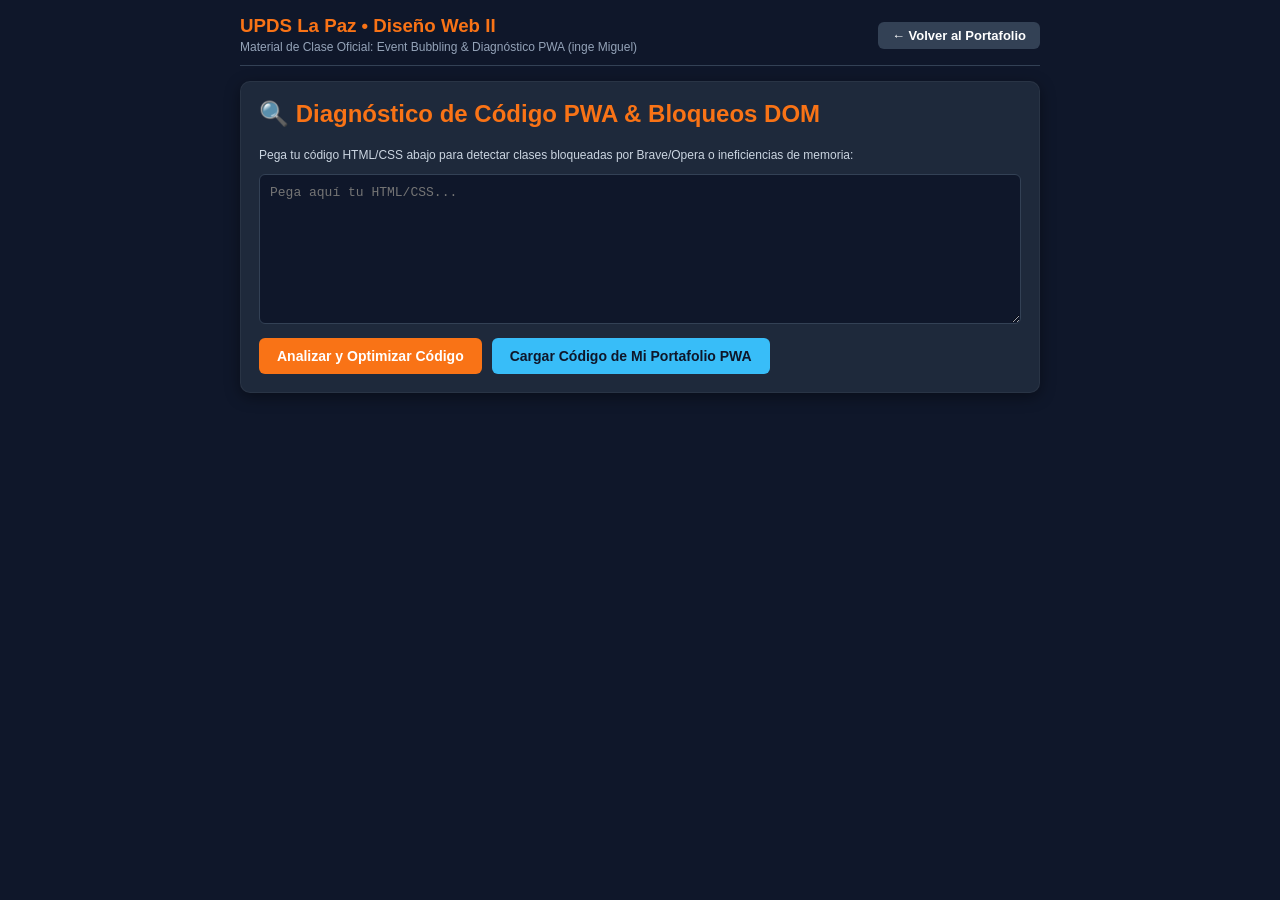
<file: imi_perfil/diagnostico.html>
<!DOCTYPE html>
<html lang="es">

<head>
  <meta charset="UTF-8">
  <meta name="viewport" content="width=device-width, initial-scale=1.0">
  <title>Analizador de Código PWA / DOM • UPDS La Paz</title>
  <link rel="icon" type="image/png" href="icons/favicon-32.png" />
  <script src="https://code.jquery.com/jquery-3.7.1.min.js"></script>
  <style>
    body {
      font-family: 'Segoe UI', Tahoma, Geneva, Verdana, sans-serif;
      background: #0f172a;
      color: #fff;
      padding: 15px;
      margin: 0;
    }

    .container {
      max-width: 800px;
      margin: 0 auto;
    }

    .header-nav {
      display: flex;
      justify-content: space-between;
      align-items: center;
      margin-bottom: 15px;
      padding-bottom: 10px;
      border-bottom: 1px solid #334155;
    }

    .btn-back {
      background: #334155;
      color: #fff;
      text-decoration: none;
      padding: 6px 14px;
      border-radius: 6px;
      font-size: 13px;
      font-weight: 600;
    }

    .btn-back:hover {
      background: #475569;
    }

    .box {
      background: #1e293b;
      padding: 18px;
      border-radius: 10px;
      margin-bottom: 15px;
      border: 1px solid rgba(255, 255, 255, 0.05);
      box-shadow: 0 4px 15px rgba(0, 0, 0, 0.4);
    }

    textarea {
      width: 100%;
      height: 150px;
      background: #0f172a;
      color: #fde047;
      border: 1px solid #334155;
      padding: 10px;
      font-family: 'Courier New', Courier, monospace;
      font-size: 13px;
      border-radius: 6px;
      box-sizing: border-box;
      resize: vertical;
    }

    .btn-group {
      display: flex;
      gap: 10px;
      margin-top: 10px;
      flex-wrap: wrap;
    }

    .btn {
      background: #f97316;
      color: white;
      border: none;
      padding: 10px 18px;
      border-radius: 6px;
      cursor: pointer;
      font-weight: bold;
      font-size: 14px;
      transition: background 0.2s;
    }

    .btn:hover {
      background: #ea580c;
    }

    .btn-secondary {
      background: #38bdf8;
      color: #0f172a;
    }

    .btn-secondary:hover {
      background: #0ea5e9;
    }

    .result {
      padding: 15px;
      border-radius: 8px;
      margin-top: 15px;
      display: none;
    }

    .badge-danger {
      background: #ef4444;
      color: white;
      padding: 2px 7px;
      border-radius: 4px;
      font-size: 11px;
      font-weight: bold;
    }

    .badge-success {
      background: #22c55e;
      color: white;
      padding: 2px 7px;
      border-radius: 4px;
      font-size: 11px;
      font-weight: bold;
    }

    .meta-tag {
      font-size: 12px;
      color: #94a3b8;
    }
  </style>
</head>

<body>
  <div class="container">
    <div class="header-nav">
      <div>
        <h3 style="margin:0; color:#f97316;">UPDS La Paz • Diseño Web II</h3>
        <span class="meta-tag">Material de Clase Oficial: Event Bubbling & Diagnóstico PWA (inge Miguel)</span>
      </div>
      <a href="index.html" class="btn-back">← Volver al Portafolio</a>
    </div>

    <div class="box">
      <h2 style="color:#f97316; margin-top:0;">🔍 Diagnóstico de Código PWA & Bloqueos DOM</h2>
      <p style="font-size:12px; color:#cbd5e1;">
        Pega tu código HTML/CSS abajo para detectar clases bloqueadas por Brave/Opera o ineficiencias de memoria:
      </p>
      <textarea id="codigoInput" placeholder="Pega aquí tu HTML/CSS..."></textarea>
      <div class="btn-group">
        <button class="btn" id="btnAnalizar">Analizar y Optimizar Código</button>
        <button class="btn btn-secondary" id="btnCargarApp">Cargar Código de Mi Portafolio PWA</button>
      </div>
    </div>

    <div id="panelResultado" class="box result">
      <h3 style="margin-top:0;">Informe de Diagnóstico y Viabilidad:</h3>
      <div id="detallesReporte" style="font-size:13px; margin:10px 0;"></div>
      <h4 style="color:#f97316;">Código Sugerido/Optimizado:</h4>
      <textarea id="codigoSugerido" readonly></textarea>
    </div>
  </div>

  <script>
    $(document).ready(function() {
      // 1. Cargar código de nuestro index.html para prueba rápida
      $('#btnCargarApp').click(function() {
        $.get('index.html', function(data) {
          $('#codigoInput').val(data);
          $('#btnAnalizar').click();
        }).fail(function() {
          alert('Para cargar index.html localmente, ejecuta la PWA en un servidor web local (Live Server o HTTP).');
        });
      });

      // 2. Analizador de Código oficial de la Guía Técnica
      $('#btnAnalizar').click(function() {
        let src = $('#codigoInput').val();
        if (!src.trim()) return alert('Por favor pega algún código.');

        let hallazgos = [];
        let limpio = src;

        // 1. Detección de nombres de clases bloqueadas por Brave/Opera
        let clasesBloqueo = [/ad-banner/gi, /promo-box/gi, /social-ads/gi, /analytics/gi, /tracker/gi];
        clasesBloqueo.forEach(regex => {
          if (regex.test(src)) {
            hallazgos.push('<span class="badge-danger">BLOQUEO GRAVE</span> Detectada clase sospechosa ' + regex + ' (Brave/Opera la ocultarán).');
            limpio = limpio.replace(regex, 'seccion-destacada');
          }
        });

        // 2. Detección de Viewport rígido
        if (/100vh/gi.test(src) && !/min-height/gi.test(src)) {
          hallazgos.push('<span class="badge-danger">DESBORDAMIENTO</span> Se detectó 100vh rígido. Reemplazar por min-height: 100dvh.');
          limpio = limpio.replace(/height:\s*100vh;/gi, 'min-height: 100dvh;');
        }

        // 3. Evaluación de Viabilidad
        let viabilidad = hallazgos.length <= 2
          ? '<span class="badge-success">CÓDIGO RESCATABLE</span> Aplica los cambios sugeridos abajo.'
          : '<span class="badge-danger">REFACTORIZAR</span> Demasiadas inconsistencias, conviene rehacer la maquetación.';

        let htmlReporte = '<p><b>Dictamen:</b> ' + viabilidad + '</p><ul style="padding-left:20px;">';
        hallazgos.forEach(h => htmlReporte += '<li style="margin-bottom:4px;">' + h + '</li>');

        if (hallazgos.length === 0) {
          htmlReporte += '<li><span class="badge-success">EXCELENTE</span> No se encontraron nombres de clases bloqueables ni errores de viewport. La estructura cumple con la Guía Técnica UPDS.</li>';
        }
        htmlReporte += '</ul>';

        $('#detallesReporte').html(htmlReporte);
        $('#codigoSugerido').val(limpio);
        $('#panelResultado').slideDown();
      });
    });
  </script>
</body>

</html>
</file>
<file: imi_perfil/style.css>
/* ==========================================================================
   PORTAFOLIO PWA CRISTIAN NEIL MAMANI • DISEÑO LIMPIO SYNTHWAVE / CYBERPUNK
   (SIN MARCOS DE CELULAR FALSO NI RELOJES SIMULADOS • CERO SCROLLBAR GLOBAL)
   ========================================================================== */

/* 1. RESET Y BASE CERO SCROLLBAR */
* {
  box-sizing: border-box;
  margin: 0;
  padding: 0;
  font-family: 'Poppins', 'Inter', -apple-system, sans-serif;
  scrollbar-width: none !important;
  -ms-overflow-style: none !important;
}

::-webkit-scrollbar {
  display: none !important;
  width: 0 !important;
  height: 0 !important;
}

html, body.pwa-no-scrollbar {
  width: 100%;
  height: 100%;
  overflow: hidden;
  background-color: #06040a;
  color: #f8fafc;
  -webkit-font-smoothing: antialiased;
}

/* En PC y Laptop: Centrado limpio con fondo sutil sin marcos falsos */
body.pwa-no-scrollbar {
  display: flex;
  justify-content: center;
  align-items: center;
  background: radial-gradient(circle at 50% 15%, #180d29 0%, #08050e 70%, #030205 100%);
}

/* 2. CONTENEDOR PRINCIPAL PWA (FORMATO MÓVIL ESTÁNDAR 480PX FIJO) */
.pwa-app-wrapper {
  width: 100%;
  max-width: 480px;
  height: 100dvh;
  margin: 0 auto;
  background: #0d0a17;
  position: relative;
  display: flex;
  flex-direction: column;
  overflow: hidden;
  border-left: 1px solid rgba(168, 85, 247, 0.15);
  border-right: 1px solid rgba(168, 85, 247, 0.15);
  box-shadow: 0 0 40px rgba(0, 0, 0, 0.8);
}

/* 3. BARRA SUPERIOR GLOBAL PERSISTENTE EN CADA UNA DE LAS PÁGINAS */
.pwa-global-header {
  height: 52px;
  background: rgba(13, 10, 23, 0.96);
  backdrop-filter: blur(14px);
  border-bottom: 1px solid rgba(168, 85, 247, 0.22);
  display: flex;
  justify-content: space-between;
  align-items: center;
  padding: 0 14px;
  flex-shrink: 0;
  z-index: 80;
}

.header-mini-avatar {
  width: 34px;
  height: 34px;
  border-radius: 50%;
  object-fit: cover;
  border: 2px solid #d946ef;
  box-shadow: 0 0 10px rgba(217, 70, 239, 0.5);
  flex-shrink: 0;
}

.header-brand-name {
  font-size: 0.88rem;
  font-weight: 700;
  color: #fff;
  line-height: 1.1;
  letter-spacing: 0.3px;
}

.header-brand-sub {
  font-size: 0.65rem;
  color: #a78bfa;
  display: block;
}

/* Botón Superior de Hidratación SSR (Presente en Cada Página) */
.badge-estado-red {
  font-size: 0.64rem;
  font-weight: 700;
  padding: 4px 8px;
  border-radius: 12px;
  display: inline-flex;
  align-items: center;
  gap: 4px;
  white-space: nowrap;
  letter-spacing: 0.3px;
  border: 1px solid rgba(255, 255, 255, 0.15);
  transition: all 0.25s ease;
  box-shadow: 0 2px 8px rgba(0, 0, 0, 0.3);
}

.btn-global-hydrate {
  background: rgba(244, 63, 94, 0.15);
  border: 1px solid #f43f5e;
  color: #fff;
  border-radius: 8px;
  padding: 8px 12px;
  min-height: 44px;
  font-size: 0.76rem;
  font-weight: 600;
  cursor: pointer;
  display: inline-flex;
  align-items: center;
  justify-content: center;
  gap: 5px;
  transition: all 0.2s ease;
  white-space: nowrap;
}

.btn-global-hydrate:hover {
  background: #f43f5e;
  color: #fff;
  box-shadow: 0 0 12px rgba(244, 63, 94, 0.6);
}

.btn-global-hydrate.hidratado {
  background: rgba(34, 197, 94, 0.15) !important;
  border-color: #22c55e !important;
  color: #86efac !important;
  cursor: pointer;
}

.btn-global-hydrate.pulse-activa {
  animation: hydratePulse 0.75s cubic-bezier(0.16, 1, 0.3, 1);
}

@keyframes hydratePulse {
  0% { transform: scale(1); box-shadow: 0 0 0 rgba(34, 197, 94, 0); }
  50% { transform: scale(1.12); box-shadow: 0 0 20px rgba(34, 197, 94, 0.9); border-color: #4ade80; }
  100% { transform: scale(1); box-shadow: 0 0 0 rgba(34, 197, 94, 0); }
}

/* Botón Superior del Menú SSR */
.btn-global-menu {
  background: rgba(168, 85, 247, 0.15);
  border: 1px solid rgba(168, 85, 247, 0.35);
  color: #c084fc;
  border-radius: 8px;
  padding: 8px 12px;
  min-height: 44px;
  font-size: 0.76rem;
  font-weight: 600;
  cursor: pointer;
  display: inline-flex;
  align-items: center;
  justify-content: center;
  gap: 5px;
  transition: all 0.2s ease;
  white-space: nowrap;
}

.btn-global-menu:hover {
  background: rgba(168, 85, 247, 0.28);
  color: #fff;
}

.btn-global-menu.btn-estatico {
  color: #94a3b8 !important;
  background: rgba(255, 255, 255, 0.06) !important;
  border-color: rgba(255, 255, 255, 0.12) !important;
}

.btn-global-install {
  min-width: 44px;
  min-height: 44px;
  width: 44px;
  height: 44px;
  border-radius: 50%;
  background: rgba(255, 255, 255, 0.08);
  border: 1px solid rgba(255, 255, 255, 0.15);
  color: #38bdf8;
  display: flex;
  align-items: center;
  justify-content: center;
  font-size: 0.85rem;
  cursor: pointer;
}

/* 4. MENÚ HAMBURGUESA DESPLEGABLE */
.nav-menu {
  display: none;
  position: absolute;
  top: 52px;
  left: 0;
  width: 100%;
  background: #151124;
  border-bottom: 2px solid #a855f7;
  padding: 12px 16px;
  z-index: 100;
  box-shadow: 0 15px 35px rgba(0, 0, 0, 0.9);
}

.nav-menu ul {
  list-style: none;
  margin: 0;
  padding: 0;
}

.nav-menu ul li {
  padding: 6px 0;
  border-bottom: 1px solid rgba(255, 255, 255, 0.05);
}

.nav-menu ul li a {
  color: #cbd5e1;
  text-decoration: none;
  font-size: 0.8rem;
  display: flex;
  align-items: center;
  transition: all 0.15s;
}

.nav-menu ul li a:hover {
  color: #f43f5e;
  transform: translateX(4px);
}

/* 5. CUERPO DE PANELES (SCROLL INTERNO SUAVE / CERO SCROLLBAR VISIBLE) */
.pwa-main-viewport {
  flex: 1;
  overflow-y: auto;
  overflow-x: hidden;
  position: relative;
  padding-bottom: 65px; /* Espacio para el dock inferior */
}

.pwa-screen-panel {
  display: none;
  opacity: 0;
  transform: translateY(8px);
  transition: opacity 0.22s cubic-bezier(0.16, 1, 0.3, 1), transform 0.22s cubic-bezier(0.16, 1, 0.3, 1);
}

.pwa-screen-panel.active {
  display: block;
  opacity: 1;
  transform: translateY(0);
}

/* 6. PANTALLA PRINCIPAL: HERO DUSK & AVATAR NEÓN */
.hero-dusk-card {
  height: 220px;
  position: relative;
  background: url('img/illimani_sunset.svg') center bottom / cover no-repeat;
  padding: 12px 16px;
  display: flex;
  flex-direction: column;
  justify-content: space-between;
}

.hero-dusk-card::after {
  content: '';
  position: absolute;
  inset: 0;
  background: linear-gradient(to bottom, rgba(13, 10, 23, 0.1) 0%, rgba(13, 10, 23, 0.5) 60%, #0d0a17 100%);
  pointer-events: none;
}

.hero-top-meta {
  position: relative;
  z-index: 2;
  font-size: 0.62rem;
  letter-spacing: 2px;
  color: rgba(255, 255, 255, 0.75);
  font-weight: 600;
  line-height: 1.4;
}

.meta-motto span,
.meta-location span {
  display: block;
}

.avatar-neon-wrap {
  position: relative;
  z-index: 5;
  display: flex;
  justify-content: center;
  margin-top: 10px;
}

.avatar-glow-ring {
  width: 124px;
  height: 124px;
  border-radius: 50%;
  position: relative;
  border: 3px solid #d946ef;
  box-shadow: 0 0 25px rgba(217, 70, 239, 0.6), inset 0 0 15px rgba(217, 70, 239, 0.3);
  background: #0d0a17;
  padding: 3px;
}

.avatar-hero-img {
  width: 100%;
  height: 100%;
  border-radius: 50%;
  object-fit: cover;
  display: block;
}

.avatar-neon-dot {
  position: absolute;
  bottom: 6px;
  right: 6px;
  width: 14px;
  height: 14px;
  border-radius: 50%;
  background: #f43f5e;
  border: 2px solid #0d0a17;
  box-shadow: 0 0 8px #f43f5e;
}

.hero-name {
  font-size: 1.3rem;
  font-weight: 700;
  color: #fff;
  letter-spacing: 0.3px;
}

.hero-title {
  font-size: 0.78rem;
  color: #a78bfa;
  margin-bottom: 2px;
}

.hero-badge-location {
  font-size: 0.72rem;
  color: #cbd5e1;
}

.hero-quote {
  font-size: 0.8rem;
  font-style: italic;
  color: #e2e8f0;
  margin-top: 5px;
}

/* 7. TARJETA DE PROGRESO "EN CONSTANTE EVOLUCIÓN..." */
.progress-pill-card {
  background: rgba(22, 17, 38, 0.85);
  border: 1px solid rgba(168, 85, 247, 0.2);
  border-radius: 14px;
  padding: 10px 14px;
  box-shadow: 0 4px 15px rgba(0, 0, 0, 0.4);
}

.code-symbol-purple {
  color: #c084fc;
  font-weight: 700;
  font-size: 0.85rem;
}

.progress-label {
  font-size: 0.74rem;
  color: #cbd5e1;
  font-weight: 500;
}

.progress-value {
  font-size: 0.74rem;
  color: #f43f5e;
  font-weight: 700;
}

.progress-track-bg {
  height: 6px;
  background: rgba(255, 255, 255, 0.08);
  border-radius: 10px;
  overflow: hidden;
}

.progress-track-fill {
  height: 100%;
  background: linear-gradient(90deg, #8b5cf6, #ec4899, #f43f5e);
  border-radius: 10px;
  box-shadow: 0 0 10px rgba(244, 63, 94, 0.7);
}

/* 8. CUADRÍCULA DE 6 BOTONES DE ACCIÓN (GRID 2X3) */
.action-card-tile {
  background: rgba(22, 17, 38, 0.85);
  border: 1px solid rgba(168, 85, 247, 0.18);
  border-radius: 16px;
  height: 94px;
  display: flex;
  flex-direction: column;
  align-items: center;
  justify-content: center;
  gap: 6px;
  cursor: pointer;
  transition: all 0.2s cubic-bezier(0.16, 1, 0.3, 1);
  box-shadow: 0 4px 15px rgba(0, 0, 0, 0.3);
}

.action-card-tile:hover {
  transform: translateY(-2px);
  border-color: #ec4899;
  background: rgba(30, 22, 52, 0.95);
  box-shadow: 0 6px 20px rgba(236, 72, 153, 0.3);
}

.action-card-icon {
  font-size: 1.85rem;
  color: #c084fc;
  transition: transform 0.2s;
}

.action-card-tile:hover .action-card-icon {
  transform: scale(1.1);
  color: #f43f5e;
}

.action-card-text {
  font-size: 0.8rem;
  font-weight: 600;
  color: #f1f5f9;
}

/* 9. CABECERAS COMUNES DE PANELES */
.panel-header-bar {
  display: flex;
  justify-content: space-between;
  align-items: center;
  margin-bottom: 8px;
}

.btn-panel-back {
  min-width: 44px;
  min-height: 44px;
  width: 44px;
  height: 44px;
  border-radius: 50%;
  background: rgba(255, 255, 255, 0.08);
  border: 1px solid rgba(255, 255, 255, 0.12);
  color: #fff;
  display: flex;
  align-items: center;
  justify-content: center;
  cursor: pointer;
  transition: background 0.2s;
}

.btn-panel-back:hover {
  background: #f43f5e;
  border-color: #f43f5e;
}

.panel-header-icon {
  font-size: 1.6rem;
  color: #c084fc;
}

.panel-heading {
  font-size: 1.15rem;
  font-weight: 700;
  color: #fff;
  margin: 0;
}

.panel-subheading {
  font-size: 0.72rem;
  color: #94a3b8;
}

/* 10. CATEGORÍAS Y PESTAÑAS DE "MI MUNDO" */
.category-grid-3x3 {
  display: grid;
  grid-template-columns: repeat(3, 1fr);
  gap: 10px;
}

.category-box-item {
  background: rgba(22, 17, 38, 0.85);
  border: 1px solid rgba(168, 85, 247, 0.15);
  border-radius: 14px;
  padding: 14px 6px;
  text-align: center;
  cursor: pointer;
  transition: all 0.2s ease;
}

.category-box-item:hover {
  transform: translateY(-2px);
  border-color: #f43f5e;
  box-shadow: 0 0 12px rgba(244, 63, 94, 0.35);
}

.category-box-item i {
  font-size: 1.45rem;
  display: block;
  margin-bottom: 5px;
}

.category-box-item span {
  font-size: 0.7rem;
  font-weight: 500;
  color: #cbd5e1;
}

.pill-tabs-bar {
  display: flex;
  gap: 6px;
  background: rgba(255, 255, 255, 0.04);
  border-radius: 25px;
  padding: 4px;
}

.pill-tab-btn {
  flex: 1;
  background: none;
  border: none;
  color: #94a3b8;
  font-size: 0.72rem;
  font-weight: 500;
  border-radius: 20px;
  padding: 6px 4px;
  cursor: pointer;
  transition: all 0.2s;
  white-space: nowrap;
}

.pill-tab-btn.active {
  background: linear-gradient(135deg, #7c3aed, #a855f7);
  color: #fff;
  font-weight: 600;
  box-shadow: 0 2px 10px rgba(124, 58, 237, 0.5);
}

.subtab-view {
  display: none;
}

.subtab-view.active {
  display: block;
}

/* 11. TARJETAS DE LENGUAJES Y TECNOLOGÍAS */
.tech-lang-card {
  background: rgba(22, 17, 38, 0.85);
  border: 1px solid rgba(168, 85, 247, 0.2);
  border-radius: 12px;
  padding: 10px 12px;
  transition: all 0.2s ease;
}

.tech-lang-card:hover {
  border-color: #d946ef;
  transform: translateX(3px);
}

.tech-badge-icon {
  width: 38px;
  height: 38px;
  border-radius: 10px;
  display: flex;
  align-items: center;
  justify-content: center;
  font-size: 1.3rem;
  flex-shrink: 0;
}

.tech-badge-icon.html { background: rgba(239, 68, 68, 0.15); color: #ef4444; }
.tech-badge-icon.css { background: rgba(56, 189, 248, 0.15); color: #38bdf8; }
.tech-badge-icon.js { background: rgba(234, 179, 8, 0.15); color: #eab308; }
.tech-badge-icon.php { background: rgba(168, 85, 247, 0.15); color: #a855f7; }
.tech-badge-icon.python { background: rgba(34, 197, 94, 0.15); color: #22c55e; }
.tech-badge-icon.sql { background: rgba(249, 115, 22, 0.15); color: #f97316; }
.tech-badge-icon.java { background: rgba(236, 72, 153, 0.15); color: #ec4899; }

/* 12. TARJETAS DE VIDEOJUEGOS CON DESCRIPCIÓN */
.game-full-detail-card {
  background: rgba(22, 17, 38, 0.9);
  border: 1px solid rgba(168, 85, 247, 0.2);
  border-radius: 14px;
  padding: 12px;
  transition: all 0.2s ease;
}

.game-full-detail-card:hover {
  border-color: #f43f5e;
  box-shadow: 0 4px 15px rgba(244, 63, 94, 0.3);
  transform: translateY(-2px);
}

.game-card-cover {
  width: 68px;
  height: 68px;
  border-radius: 10px;
  object-fit: cover;
  border: 1px solid rgba(255, 255, 255, 0.15);
  flex-shrink: 0;
}

.game-desc-body {
  font-size: 0.73rem;
  color: #cbd5e1;
  line-height: 1.45;
}

/* 13. TARJETAS DE ANIME */
.anime-detail-card {
  background: rgba(22, 17, 38, 0.85);
  border: 1px solid rgba(168, 85, 247, 0.2);
  border-radius: 14px;
  padding: 12px;
  transition: all 0.2s ease;
}

.anime-detail-card:hover {
  border-color: #eab308;
  transform: translateX(3px);
}

.anime-desc-text {
  font-size: 0.73rem;
  color: #cbd5e1;
  line-height: 1.45;
}

/* 14. TARJETAS DE PASATIEMPOS */
.category-detail-card {
  background: rgba(22, 17, 38, 0.85);
  border: 1px solid rgba(168, 85, 247, 0.15);
  border-radius: 12px;
  padding: 12px;
  display: flex;
  align-items: center;
}

/* 15. PANEL FOTOS: CARRUSEL VERTICAL REAL */
.photo-showcase-card {
  background: rgba(22, 17, 38, 0.9);
  border: 1px solid rgba(168, 85, 247, 0.25);
  border-radius: 18px;
  overflow: hidden;
  box-shadow: 0 6px 20px rgba(0, 0, 0, 0.6);
}

.photo-display-frame {
  position: relative;
  height: 310px;
  overflow: hidden;
  background: #090610;
}

.photo-main-img {
  width: 100%;
  height: 100%;
  object-fit: cover;
  transition: opacity 0.25s ease;
}

.photo-arrow-btn {
  position: absolute;
  top: 50%;
  transform: translateY(-50%);
  min-width: 44px;
  min-height: 44px;
  width: 44px;
  height: 44px;
  border-radius: 50%;
  background: rgba(0, 0, 0, 0.55);
  color: #fff;
  border: 1px solid rgba(255, 255, 255, 0.2);
  display: flex;
  align-items: center;
  justify-content: center;
  cursor: pointer;
  backdrop-filter: blur(6px);
  z-index: 10;
  transition: all 0.2s;
}

.photo-arrow-btn:hover {
  background: #f43f5e;
  border-color: #f43f5e;
}

.photo-arrow-btn.left { left: 10px; }
.photo-arrow-btn.right { right: 10px; }

.photo-dots-bar {
  position: absolute;
  bottom: 12px;
  left: 50%;
  transform: translateX(-50%);
  display: flex;
  gap: 6px;
  z-index: 10;
}

.photo-dot {
  width: 7px;
  height: 7px;
  border-radius: 50%;
  background: rgba(255, 255, 255, 0.35);
  cursor: pointer;
  transition: all 0.2s;
}

.photo-dot.active {
  background: #f43f5e;
  width: 18px;
  border-radius: 10px;
  box-shadow: 0 0 8px #f43f5e;
}

.photo-caption-title {
  font-size: 0.95rem;
  font-weight: 700;
  color: #fff;
}

.photo-caption-sub {
  font-size: 0.72rem;
  color: #94a3b8;
}

.thumb-mini-slide {
  width: 44px;
  height: 44px;
  border-radius: 10px;
  object-fit: cover;
  opacity: 0.55;
  border: 2px solid transparent;
  cursor: pointer;
  transition: all 0.2s;
}

.thumb-mini-slide.active,
.thumb-mini-slide:hover {
  opacity: 1;
  border-color: #f43f5e;
  transform: scale(1.1);
}

/* 16. PANEL AGENDA EN MODO LISTA */
.agenda-days-bar {
  display: flex;
  gap: 5px;
  overflow-x: auto;
  white-space: nowrap;
}

.agenda-day-pill {
  flex: 1;
  min-height: 44px;
  background: rgba(255, 255, 255, 0.05);
  border: 1px solid rgba(255, 255, 255, 0.1);
  color: #cbd5e1;
  border-radius: 16px;
  padding: 6px 4px;
  font-size: 0.74rem;
  font-weight: 600;
  cursor: pointer;
  display: inline-flex;
  align-items: center;
  justify-content: center;
  transition: all 0.2s;
  text-align: center;
}

.agenda-day-pill.active {
  background: #f43f5e;
  border-color: #f43f5e;
  color: #fff;
  box-shadow: 0 2px 10px rgba(244, 63, 94, 0.5);
}

.agenda-list-container {
  display: flex;
  flex-direction: column;
  gap: 10px;
}

.agenda-day-group-header {
  display: flex;
  align-items: center;
  gap: 8px;
  font-size: 0.76rem;
  font-weight: 700;
  color: #c084fc;
  text-transform: uppercase;
  letter-spacing: 0.8px;
  padding: 8px 4px 4px 4px;
  border-bottom: 1px dashed rgba(168, 85, 247, 0.25);
  margin-top: 6px;
}

.agenda-activity-list-card {
  background: rgba(22, 17, 38, 0.92);
  border: 1px solid rgba(168, 85, 247, 0.22);
  border-radius: 14px;
  padding: 12px 14px;
  display: flex;
  align-items: flex-start;
  gap: 12px;
  transition: all 0.2s cubic-bezier(0.16, 1, 0.3, 1);
  box-shadow: 0 4px 15px rgba(0, 0, 0, 0.35);
}

.agenda-activity-list-card:hover {
  border-color: #ec4899;
  background: rgba(30, 22, 52, 0.98);
  transform: translateY(-2px);
  box-shadow: 0 6px 20px rgba(236, 72, 153, 0.25);
}

.agenda-activity-icon-box {
  width: 40px;
  height: 40px;
  border-radius: 12px;
  display: flex;
  align-items: center;
  justify-content: center;
  font-size: 1.25rem;
  flex-shrink: 0;
}

.agenda-activity-icon-box.academico {
  background: rgba(56, 189, 248, 0.15);
  border: 1px solid rgba(56, 189, 248, 0.4);
  color: #38bdf8;
}

.agenda-activity-icon-box.codigo {
  background: rgba(168, 85, 247, 0.15);
  border: 1px solid rgba(168, 85, 247, 0.4);
  color: #c084fc;
}

.agenda-activity-icon-box.fitness {
  background: rgba(244, 63, 94, 0.15);
  border: 1px solid rgba(244, 63, 94, 0.4);
  color: #f43f5e;
}

.agenda-activity-icon-box.gaming {
  background: rgba(251, 146, 60, 0.15);
  border: 1px solid rgba(251, 146, 60, 0.4);
  color: #fb923c;
}

.agenda-activity-icon-box.personal {
  background: rgba(34, 197, 94, 0.15);
  border: 1px solid rgba(34, 197, 94, 0.4);
  color: #4ade80;
}

.agenda-tag {
  font-size: 0.64rem;
  font-weight: 700;
  padding: 2px 7px;
  border-radius: 6px;
  text-transform: uppercase;
  letter-spacing: 0.4px;
}

.agenda-tag.academico { background: rgba(56, 189, 248, 0.18); color: #7dd3fc; }
.agenda-tag.codigo { background: rgba(168, 85, 247, 0.18); color: #d8b4fe; }
.agenda-tag.fitness { background: rgba(244, 63, 94, 0.18); color: #fda4af; }
.agenda-tag.gaming { background: rgba(251, 146, 60, 0.18); color: #fed7aa; }
.agenda-tag.personal { background: rgba(34, 197, 94, 0.18); color: #86efac; }

.agenda-time-pill {
  font-size: 0.68rem;
  font-weight: 700;
  color: #cbd5e1;
  background: rgba(255, 255, 255, 0.08);
  border: 1px solid rgba(255, 255, 255, 0.12);
  padding: 2px 8px;
  border-radius: 12px;
  white-space: nowrap;
}

.agenda-activity-name {
  font-size: 0.88rem;
  font-weight: 700;
  color: #fff;
  line-height: 1.25;
}

.agenda-activity-desc {
  font-size: 0.72rem;
  color: #94a3b8;
  line-height: 1.4;
}

.agenda-schedule-card {
  background: rgba(22, 17, 38, 0.85);
  border: 1px solid rgba(168, 85, 247, 0.2);
  border-radius: 16px;
}

.schedule-hour-text {
  font-size: 0.76rem;
  font-weight: 700;
  color: #cbd5e1;
}

.schedule-activity-text {
  font-size: 0.76rem;
  color: #a78bfa;
}

.agenda-quote-box {
  background: url('img/illimani_sunset.svg') center bottom / cover no-repeat;
  border-radius: 16px;
  border: 1px solid rgba(168, 85, 247, 0.25);
  position: relative;
  overflow: hidden;
  padding: 24px 16px !important;
}

.agenda-quote-box::after {
  content: '';
  position: absolute;
  inset: 0;
  background: rgba(13, 10, 23, 0.75);
  pointer-events: none;
}

.agenda-quote-box p {
  position: relative;
  z-index: 2;
  text-shadow: 0 2px 8px rgba(0, 0, 0, 0.8);
}

/* 17. PANEL MÚSICA: LISTA DE YOUTUBE & SPOTIFY */
.youtube-list-card {
  background: rgba(22, 17, 38, 0.9);
  border: 1px solid rgba(239, 68, 68, 0.25);
  border-radius: 14px;
  overflow: hidden;
  transition: all 0.2s ease;
}

.youtube-list-card:hover {
  border-color: #ef4444;
  box-shadow: 0 4px 18px rgba(239, 68, 68, 0.35);
  transform: translateY(-2px);
}

.youtube-list-card.spotify-border {
  border-color: rgba(34, 197, 94, 0.25);
}

.youtube-list-card.spotify-border:hover {
  border-color: #22c55e;
  box-shadow: 0 4px 18px rgba(34, 197, 94, 0.35);
}

.youtube-card-link {
  display: flex;
  align-items: center;
  gap: 12px;
  padding: 10px;
  text-decoration: none;
  color: inherit;
}

.youtube-thumb-box {
  position: relative;
  width: 80px;
  height: 54px;
  border-radius: 8px;
  overflow: hidden;
  flex-shrink: 0;
}

.youtube-thumb-img {
  width: 100%;
  height: 100%;
  object-fit: cover;
}

.youtube-play-btn {
  position: absolute;
  inset: 0;
  display: flex;
  align-items: center;
  justify-content: center;
  background: rgba(0, 0, 0, 0.45);
  color: #fff;
  font-size: 1.4rem;
  transition: transform 0.2s;
}

.youtube-play-btn.spotify-green {
  color: #22c55e;
}

.youtube-card-link:hover .youtube-play-btn {
  transform: scale(1.15);
  color: #ef4444;
}

.youtube-card-link:hover .youtube-play-btn.spotify-green {
  color: #22c55e;
}

/* 18. PANEL FRASES: IMÁGENES DE FRASES */
.phrase-showcase-card {
  background: rgba(22, 17, 38, 0.9);
  border: 1px solid rgba(168, 85, 247, 0.25);
  border-radius: 18px;
  overflow: hidden;
  box-shadow: 0 6px 20px rgba(0, 0, 0, 0.6);
}

.phrase-img-viewport {
  position: relative;
  height: 280px;
  background: #090610;
  display: flex;
  align-items: center;
  justify-content: center;
  overflow: hidden;
}

.phrase-main-image {
  max-width: 100%;
  max-height: 100%;
  object-fit: contain;
  transition: opacity 0.25s ease;
}

.phrase-arrow-btn {
  position: absolute;
  top: 50%;
  transform: translateY(-50%);
  min-width: 44px;
  min-height: 44px;
  width: 44px;
  height: 44px;
  border-radius: 50%;
  background: rgba(0, 0, 0, 0.6);
  color: #fff;
  border: 1px solid rgba(255, 255, 255, 0.2);
  display: flex;
  align-items: center;
  justify-content: center;
  cursor: pointer;
  z-index: 10;
  transition: all 0.2s;
}

.phrase-arrow-btn:hover {
  background: #f43f5e;
  border-color: #f43f5e;
}

.phrase-arrow-btn.left { left: 8px; }
.phrase-arrow-btn.right { right: 8px; }

.phrase-dots-bar {
  position: absolute;
  bottom: 10px;
  left: 50%;
  transform: translateX(-50%);
  display: flex;
  gap: 6px;
  z-index: 10;
}

.phrase-dot {
  width: 7px;
  height: 7px;
  border-radius: 50%;
  background: rgba(255, 255, 255, 0.35);
  cursor: pointer;
  transition: all 0.2s;
}

.phrase-dot.active {
  background: #f43f5e;
  width: 18px;
  border-radius: 10px;
  box-shadow: 0 0 8px #f43f5e;
}

.phrase-mini-thumb {
  width: 48px;
  height: 48px;
  border-radius: 10px;
  object-fit: cover;
  opacity: 0.55;
  border: 2px solid transparent;
  cursor: pointer;
  transition: all 0.2s;
}

.phrase-mini-thumb.active,
.phrase-mini-thumb:hover {
  opacity: 1;
  border-color: #f43f5e;
  transform: scale(1.1);
}

.quote-text-card-neon {
  background: rgba(168, 85, 247, 0.1);
  border: 1px dashed rgba(168, 85, 247, 0.4);
  border-radius: 14px;
}

/* 19. PANEL REDES Y FORMULARIO */
.btn-social-block {
  display: flex;
  flex-direction: column;
  align-items: center;
  justify-content: center;
  height: 72px;
  min-height: 44px;
  border-radius: 14px;
  text-decoration: none;
  color: #fff;
  font-size: 0.72rem;
  font-weight: 600;
  gap: 4px;
  transition: all 0.2s;
  box-shadow: 0 4px 12px rgba(0, 0, 0, 0.4);
}

.btn-social-block:hover {
  transform: translateY(-3px);
  color: #fff;
}

.btn-social-block.insta { background: linear-gradient(45deg, #f09433, #dc2743, #bc1888); }
.btn-social-block.tiktok { background: #09090b; border: 1px solid rgba(255, 255, 255, 0.2); }
.btn-social-block.youtube { background: #ff0000; }
.btn-social-block.discord { background: #5865F2; }
.btn-social-block.github { background: #24292e; }
.btn-social-block.spotify { background: #1DB954; }

.social-quote-box {
  background: rgba(22, 17, 38, 0.85);
  border: 1px solid rgba(168, 85, 247, 0.18);
  border-radius: 14px;
}

.contact-form-glass-card {
  background: rgba(22, 17, 38, 0.85);
  border: 1px solid rgba(168, 85, 247, 0.2);
  border-radius: 16px;
}

.custom-input-neon {
  background-color: #0d0a17 !important;
  color: #f8fafc !important;
  border: 1px solid #33274f !important;
  font-size: 1rem !important; /* Previene auto-zoom molesto en iOS y móviles */
  border-radius: 10px;
  padding: 10px 12px;
  min-height: 44px;
}

.custom-input-neon:focus {
  outline: none;
  border-color: #d946ef !important;
  box-shadow: 0 0 0 3px rgba(217, 70, 239, 0.25) !important;
}

.btn-neon-send {
  background: linear-gradient(135deg, #ec4899, #f43f5e);
  color: #fff;
  font-weight: 600;
  font-size: 0.95rem;
  border: none;
  border-radius: 10px;
  padding: 11px 16px;
  min-height: 44px;
  display: inline-flex;
  align-items: center;
  justify-content: center;
  transition: all 0.2s;
  box-shadow: 0 4px 15px rgba(244, 63, 94, 0.4);
}
  color: #fff;
  font-weight: 600;
  font-size: 0.82rem;
  border: none;
  border-radius: 8px;
  padding: 8px;
  transition: all 0.2s;
  box-shadow: 0 4px 15px rgba(244, 63, 94, 0.4);
}

.btn-neon-send:hover {
  background: linear-gradient(135deg, #f43f5e, #e11d48);
  color: #fff;
  box-shadow: 0 6px 20px rgba(244, 63, 94, 0.6);
}

.msg-field-error {
  color: #f43f5e;
  font-size: 0.68rem;
  margin-top: 3px;
  display: none;
}

.msg-exito {
  background: rgba(34, 197, 94, 0.15);
  border: 1px solid #22c55e;
  color: #86efac;
  border-radius: 6px;
  padding: 8px;
  font-size: 0.74rem;
}

/* 20. DOCK INFERIOR FIJO */
.phone-bottom-dock {
  position: absolute;
  bottom: 0;
  left: 0;
  width: 100%;
  height: 56px;
  background: rgba(13, 10, 23, 0.94);
  backdrop-filter: blur(14px);
  border-top: 1px solid rgba(168, 85, 247, 0.2);
  display: flex;
  justify-content: space-around;
  align-items: center;
  z-index: 50;
  padding: 0 6px;
}

.dock-btn-tab {
  background: none;
  border: none;
  color: #94a3b8;
  font-size: 1.25rem;
  cursor: pointer;
  min-width: 48px;
  min-height: 48px;
  display: inline-flex;
  align-items: center;
  justify-content: center;
  padding: 6px 12px;
  border-radius: 12px;
  transition: all 0.2s ease;
}

.dock-btn-tab:hover {
  color: #fff;
}

.dock-btn-tab.active {
  color: #f43f5e !important;
  transform: scale(1.15);
  text-shadow: 0 0 12px rgba(244, 63, 94, 0.85);
}

/* 21. DIALOG / MODAL PWA DE INSTALACIÓN (Sin nombres de clases bloqueables por adblockers) */
.pwa-toast {
  position: fixed;
  top: 60px;
  left: 50%;
  transform: translateX(-50%) translateY(-20px);
  z-index: 1060;
  opacity: 0;
  pointer-events: none;
  transition: all 0.25s ease;
  padding: 6px 14px;
  border-radius: 30px;
  font-size: 0.74rem;
  font-weight: 500;
  display: flex;
  align-items: center;
  gap: 6px;
  box-shadow: 0 8px 20px rgba(0, 0, 0, 0.7);
  white-space: nowrap;
}

.pwa-toast.show {
  opacity: 1;
  pointer-events: auto;
  transform: translateX(-50%) translateY(0);
}

.pwa-toast.toast-offline { background: rgba(220, 38, 38, 0.95); color: #fff; }
.pwa-toast.toast-online { background: rgba(22, 163, 74, 0.95); color: #fff; }
.pwa-toast.toast-info { background: rgba(168, 85, 247, 0.95); color: #fff; }

.pwa-install-dialog {
  position: fixed;
  bottom: 20px;
  left: 50%;
  transform: translateX(-50%);
  z-index: 1050;
  width: calc(100% - 32px);
  max-width: 380px;
  background: rgba(13, 10, 23, 0.98);
  border: 1px solid #d946ef;
  border-radius: 14px;
  padding: 10px 14px;
  display: flex;
  flex-direction: column;
  gap: 8px;
  box-shadow: 0 10px 25px rgba(0, 0, 0, 0.8);
}

.pwa-install-header { display: flex; align-items: center; gap: 10px; }
.pwa-install-icon { width: 36px !important; height: 36px !important; border-radius: 8px; }
.pwa-install-info { flex: 1; }
.pwa-install-title { font-size: 0.84rem; font-weight: 700; margin: 0; color: #fff; }
.pwa-install-desc { font-size: 0.7rem; color: #a1a1aa; margin: 0; }
.pwa-install-close {
  background: none;
  border: none;
  color: #a1a1aa;
  font-size: 1.3rem;
  cursor: pointer;
  min-width: 44px;
  min-height: 44px;
  display: inline-flex;
  align-items: center;
  justify-content: center;
}
.pwa-install-actions { display: flex; gap: 8px; }
.pwa-install-actions .btn {
  flex: 1;
  font-size: 0.8rem;
  padding: 8px;
  border-radius: 8px;
  min-height: 44px;
  display: inline-flex;
  align-items: center;
  justify-content: center;
}

/* ==========================================================================
   22. REGLAS MULTI-VIEWPORT, TRUNCADO ELLIPSIS Y PUNTOS CRÍTICOS MÓVILES
   (Rúbrica Oficial C3-A1: 360px, 390px, 768px y Landscape + Teclado Virtual)
   ========================================================================== */

/* A. TRUNCADO DE TEXTOS LARGOS CON ELLIPSIS (Previene desbordamiento horizontal) */
.header-brand-name,
.hero-name,
.hero-title,
.panel-heading,
.action-card-text,
.photo-caption-title,
.phrase-caption-title,
.agenda-activity-name {
  white-space: nowrap;
  overflow: hidden;
  text-overflow: ellipsis;
  max-width: 100%;
}

.photo-caption-sub,
.phrase-caption-sub,
.game-desc-body,
.agenda-activity-desc {
  display: -webkit-box;
  -webkit-line-clamp: 2;
  -webkit-box-orient: vertical;
  overflow: hidden;
  text-overflow: ellipsis;
}

/* B. ESTABILIDAD ANTE TECLADO VIRTUAL & SCROLL SUAVE */
.pwa-main-viewport {
  scroll-behavior: smooth;
  scroll-padding-bottom: 75px;
}

/* C. VIEWPORT COMPACTO: 360×800px (Móvil Pequeño) */
@media (max-width: 360px) {
  .hero-dusk-card {
    height: 195px;
    padding: 10px 12px;
  }
  .avatar-hero-img {
    width: 78px;
    height: 78px;
  }
  .avatar-glow-ring {
    width: 86px;
    height: 86px;
  }
  .action-card-tile {
    height: 86px;
  }
  .action-card-icon {
    font-size: 1.6rem;
  }
  .category-box-item {
    padding: 10px 4px;
  }
  .category-box-item span {
    font-size: 0.65rem;
  }
  .header-brand-name {
    font-size: 0.88rem;
  }
  .dock-btn-tab {
    padding: 4px 8px;
    font-size: 1.1rem;
  }
}

/* D. VIEWPORT MODERNO: 390×844px (iPhone / Móvil Estándar) */
@media (min-width: 361px) and (max-width: 430px) {
  .pwa-app-wrapper {
    max-width: 100%;
  }
}

/* E. VIEWPORT TABLET: 768×1024px (iPad / Tablets) */
@media (min-width: 768px) {
  .pwa-app-wrapper {
    max-width: 720px;
    min-height: 100dvh;
    border-radius: 20px;
    margin: 20px auto;
    height: calc(100dvh - 40px);
    box-shadow: 0 0 50px rgba(168, 85, 247, 0.25);
  }
  .actions-grid-wrap .row .col-6 {
    width: 33.333333%;
  }
  .category-grid-3x3 {
    grid-template-columns: repeat(6, 1fr);
  }
  .photo-display-frame {
    height: 380px;
  }
  .phrase-img-viewport {
    height: 360px;
  }
  .hero-dusk-card {
    height: 250px;
  }
}

/* F. ORIENTACIÓN LANDSCAPE (HORIZONTALES CON TECLADO O PANTALLA APAISADA) */
@media (orientation: landscape) and (max-height: 600px) {
  .pwa-app-wrapper {
    max-width: 100%;
    height: 100dvh;
    min-height: 100dvh;
    border-radius: 0;
    margin: 0;
  }
  .pwa-global-header {
    height: 48px;
    min-height: 48px;
  }
  .phone-bottom-dock {
    height: 48px;
  }
  .dock-btn-tab {
    min-height: 44px;
    min-width: 44px;
    font-size: 1.15rem;
  }
  .hero-dusk-card {
    height: 145px;
    padding: 8px 14px;
  }
  .avatar-neon-wrap {
    top: -26px;
  }
  .avatar-hero-img {
    width: 65px;
    height: 65px;
  }
  .avatar-glow-ring {
    width: 72px;
    height: 72px;
  }
  .photo-display-frame {
    height: 220px;
  }
  .phrase-img-viewport {
    height: 220px;
  }
  .pwa-main-viewport {
    padding-bottom: 56px;
  }
}
</file>
